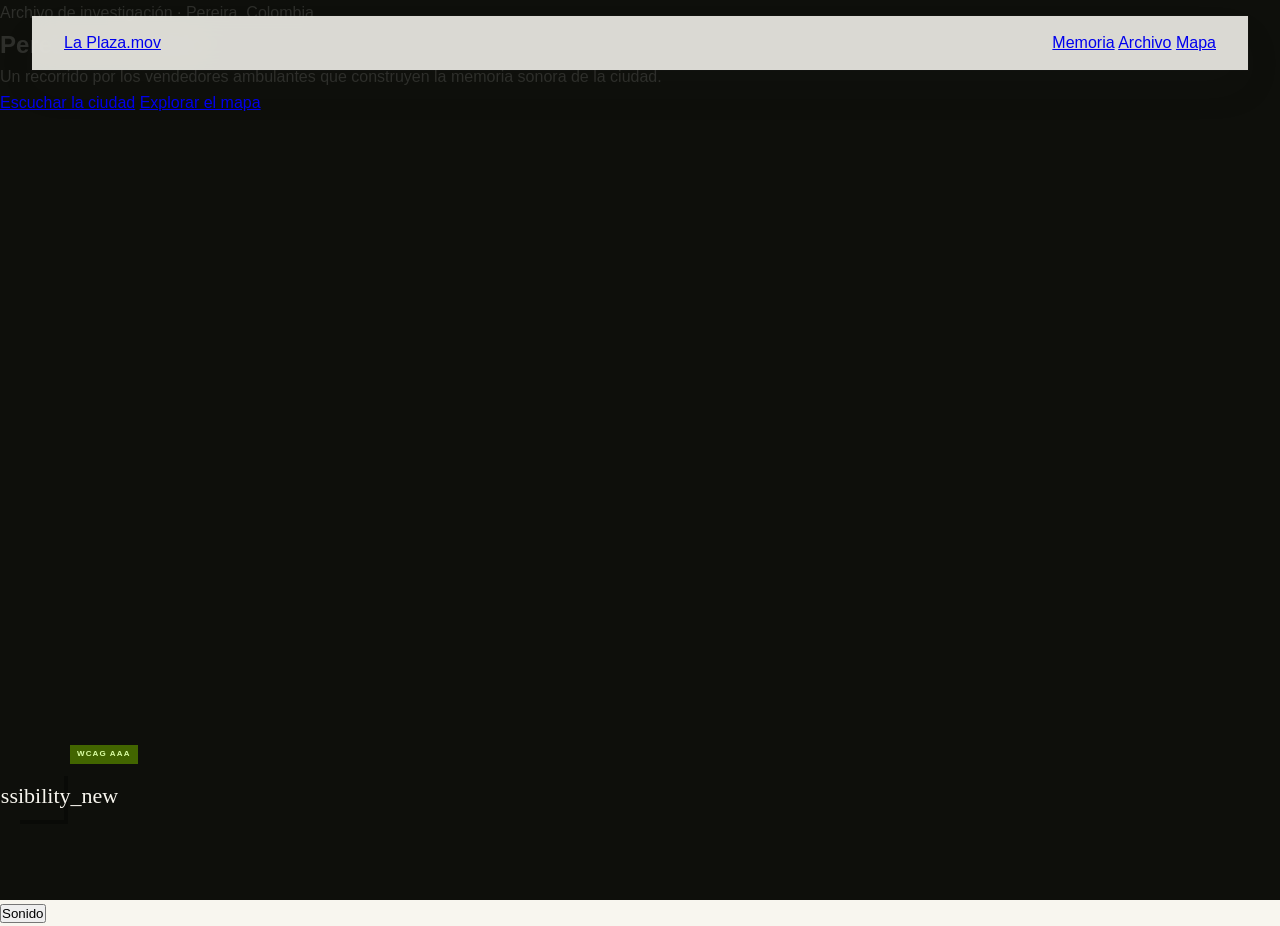
<file: index.html>
<!DOCTYPE html>
<html lang="es">
<head>
  <meta charset="UTF-8">
  <meta name="viewport" content="width=device-width, initial-scale=1.0">
  <title>La Plaza en Movimiento</title>
  <link rel="stylesheet" href="accessibility.css">
  <link rel="stylesheet" href="styles.css">
  <link rel="stylesheet" href="home.css">
</head>
<body>
  <header class="topbar">
    <a href="index.html">La Plaza.mov</a>
    <nav>
      <a href="memoria.html">Memoria</a>
      <a href="archivo.html">Archivo</a>
      <a href="mapa.html">Mapa</a>
    </nav>
  </header>
  <main class="hero">
    <section>
      <p>Archivo de investigación · Pereira, Colombia</p>
      <h1>Pereira en Sonido</h1>
      <p>Un recorrido por los vendedores ambulantes que construyen la memoria sonora de la ciudad.</p>
      <a href="archivo.html">Escuchar la ciudad</a>
      <a href="mapa.html">Explorar el mapa</a>
    </section>
  </main>
  <button id="soundToggle">Sonido</button>
  <script src="accessibility.js"></script>
  <script src="main.js"></script>
</body>
</html>
</file>
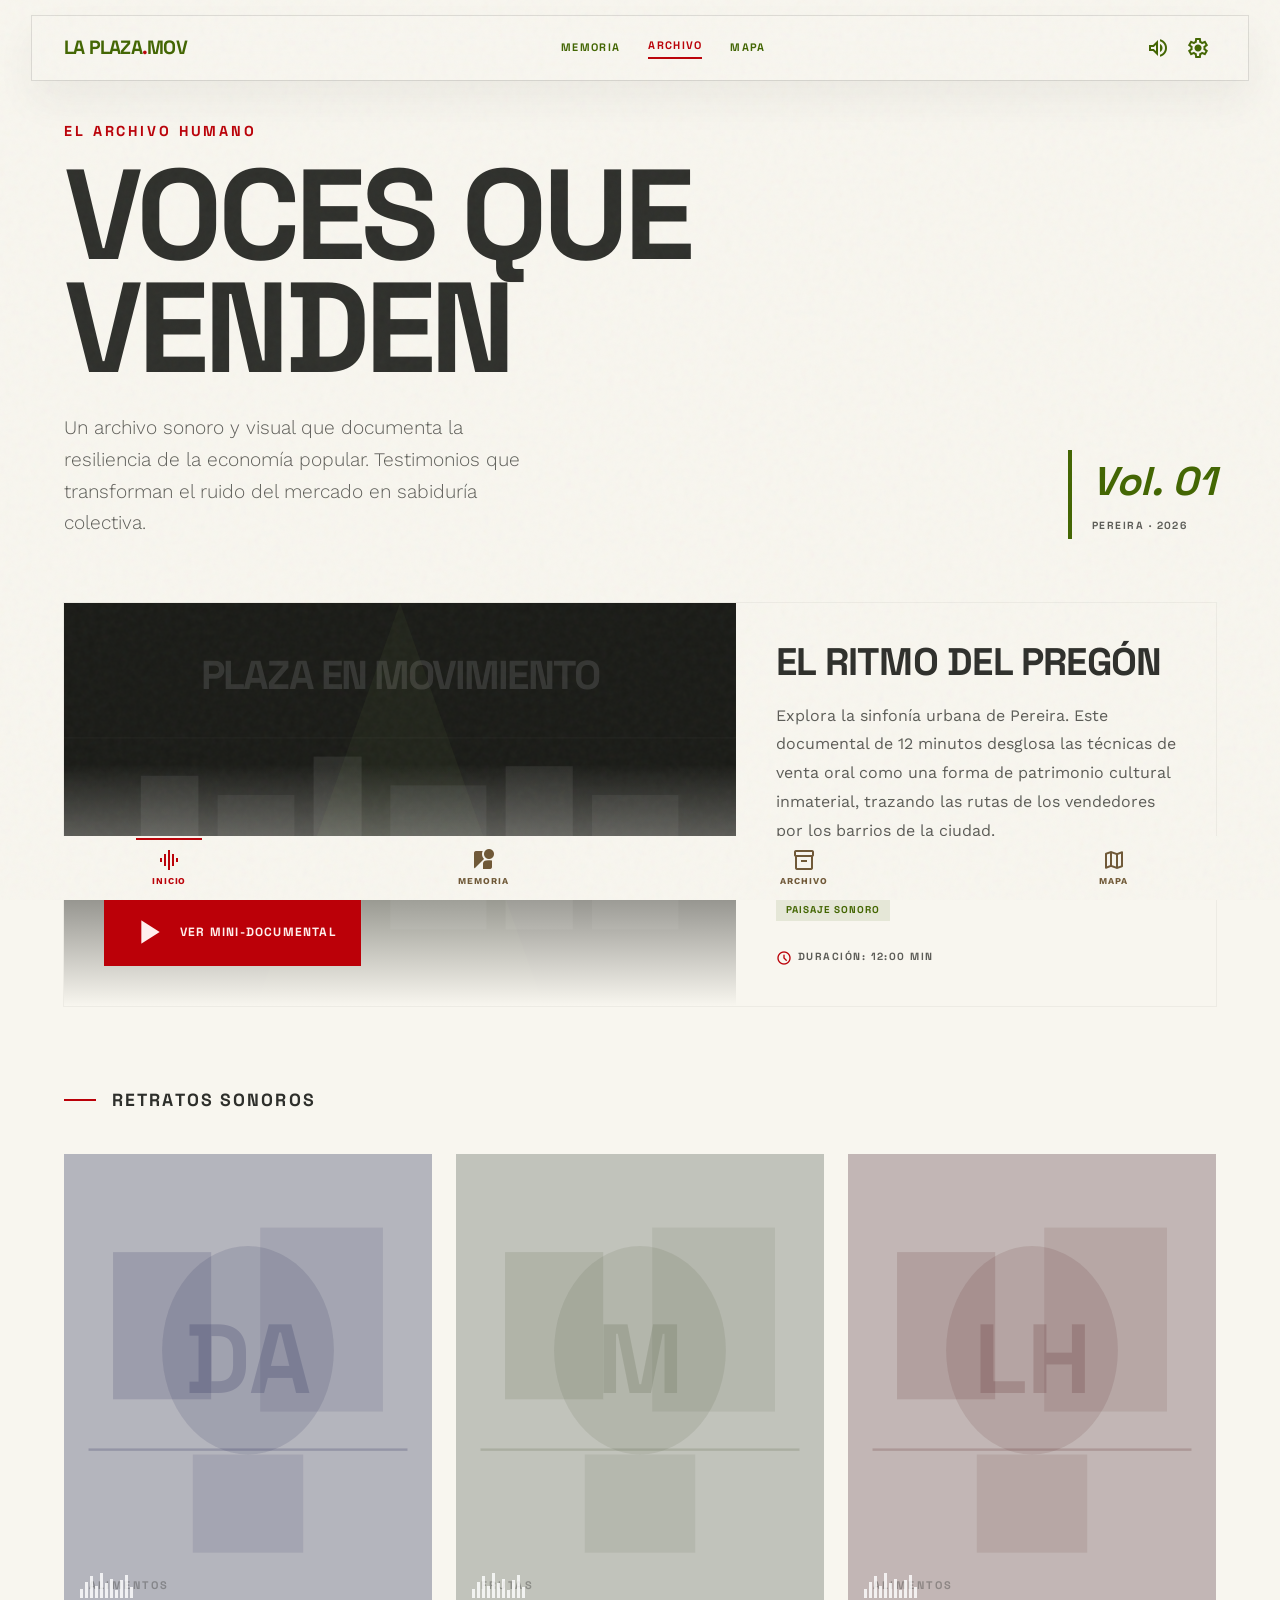
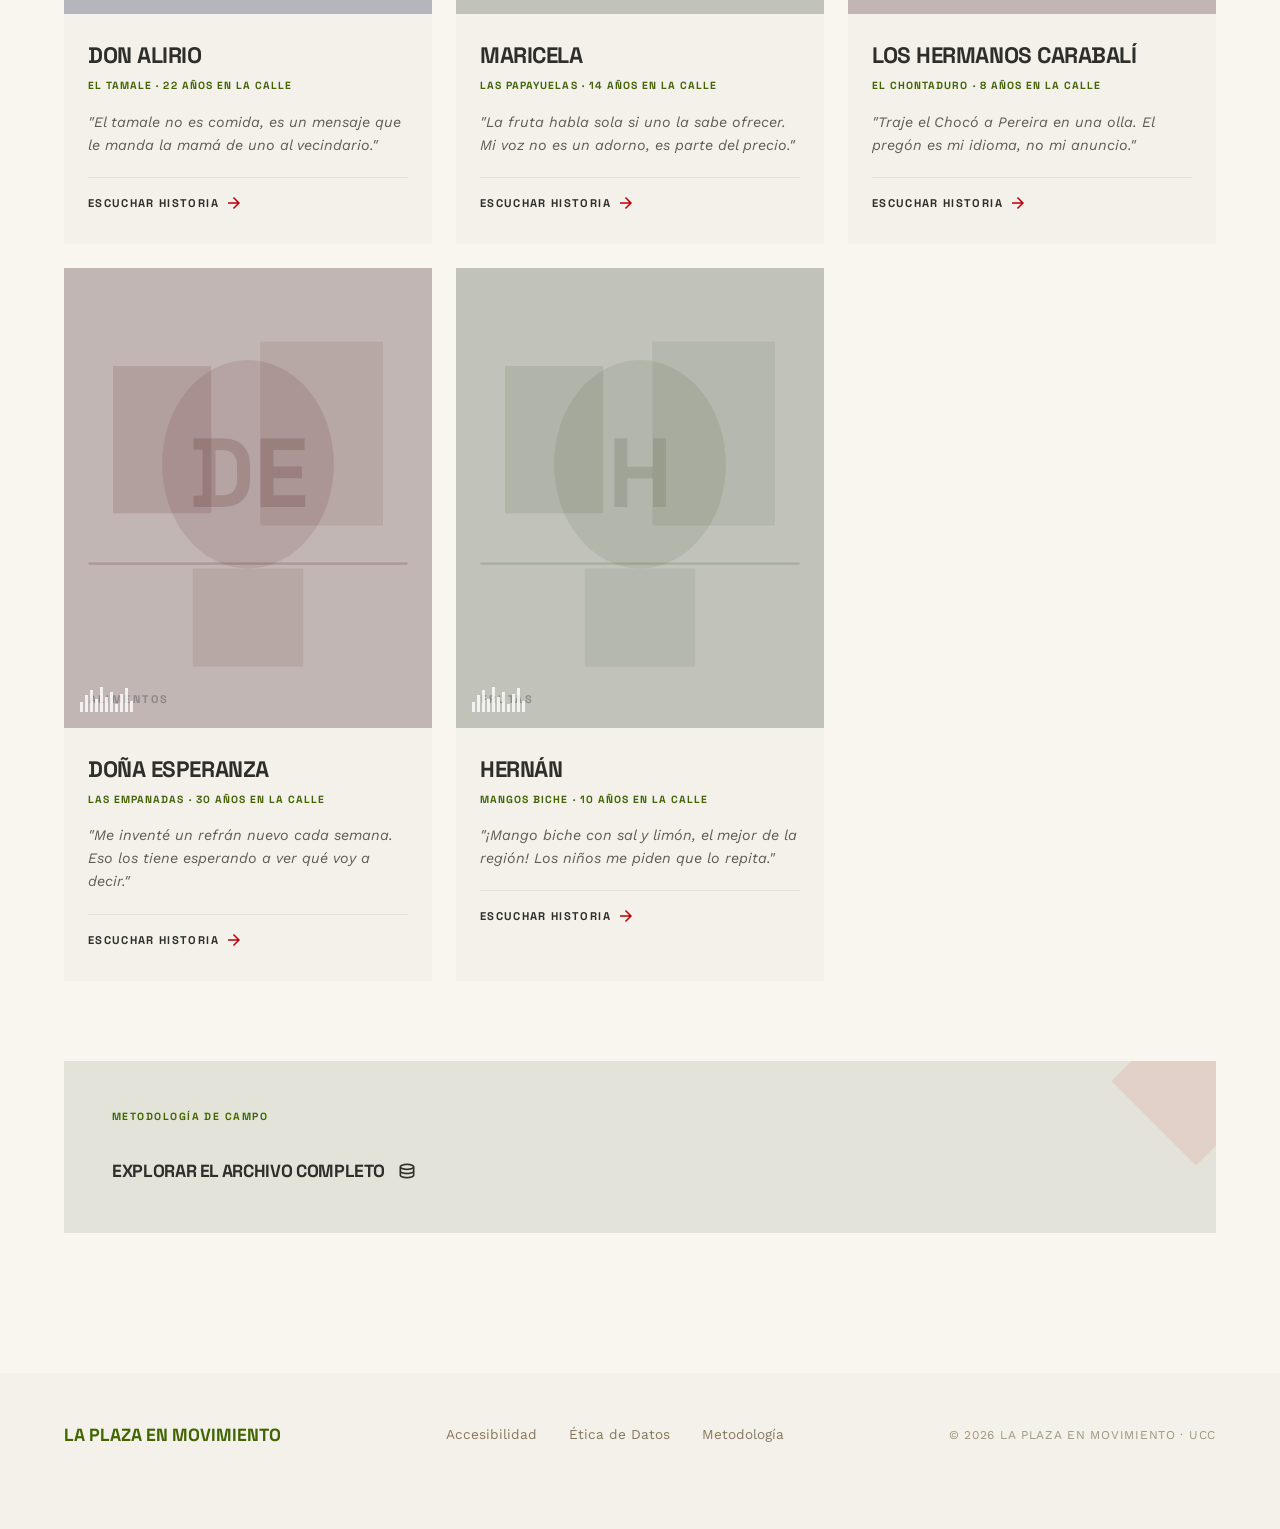
<file: archivo.html>
<!DOCTYPE html>
<html lang="es">
<head>
  <meta charset="utf-8"/>
  <meta name="viewport" content="width=device-width, initial-scale=1.0"/>
  <title>Voces que Venden | La Plaza en Movimiento</title>
  <link href="https://fonts.googleapis.com/css2?family=Space+Grotesk:wght@300;400;500;600;700;800;900&family=Work+Sans:ital,wght@0,100..900;1,100..900&display=swap" rel="stylesheet"/>
  <link href="https://fonts.googleapis.com/css2?family=Material+Symbols+Outlined:wght,FILL@100..700,0..1&display=swap" rel="stylesheet"/>
  <link rel="stylesheet" href="styles.css"/>
  <link rel="stylesheet" href="archivo.css"/>
</head>
<body>
  <div class="grain-overlay"></div>

  <!-- TOP NAV -->
  <header class="topbar">
    <a href="index.html" class="topbar-logo">La Plaza<span class="dot">.</span>mov</a>
    <nav class="topbar-nav">
      <a href="memoria.html">Memoria</a>
      <a href="archivo.html" class="active">Archivo</a>
      <a href="mapa.html">Mapa</a>
    </nav>
    <div class="topbar-controls">
      <button class="icon-btn" id="soundToggle">
        <span class="material-symbols-outlined">volume_up</span>
      </button>
      <button class="icon-btn">
        <span class="material-symbols-outlined">settings</span>
      </button>
    </div>
  </header>

  <main class="arc-main content-max content-pad">
    <!-- HERO -->
    <header class="arc-hero">
      <div class="arc-hero-left">
        <p class="label-tag text-secondary" style="font-size:0.9rem; letter-spacing:0.2em; margin-bottom:16px; display:block;">El Archivo Humano</p>
        <h1 class="display-xl">VOCES QUE<br/>VENDEN</h1>
        <p class="body-lg text-muted anim-fade-up delay-100" style="max-width:480px; margin-top:28px;">
          Un archivo sonoro y visual que documenta la resiliencia de la economía popular. Testimonios que transforman el ruido del mercado en sabiduría colectiva.
        </p>
      </div>
      <div class="arc-vol">
        <span style="font-family:'Space Grotesk',sans-serif; font-weight:900; font-size:2.5rem; font-style:italic; color:var(--primary);">Vol. 01</span>
        <span class="label-tag text-muted" style="font-size:0.65rem; display:block; margin-top:4px;">Pereira · 2026</span>
      </div>
    </header>

    <!-- FEATURED DOCUMENTARY -->
    <section class="arc-featured" data-anim>
      <div class="arc-featured-media">
        <div class="arc-featured-media-inner">
          <!-- Placeholder film still SVG -->
          <svg viewBox="0 0 700 420" xmlns="http://www.w3.org/2000/svg" style="width:100%;height:100%;display:block;">
            <rect width="700" height="420" fill="#1a1b17"/>
            <!-- Film grain lines -->
            <rect x="0" y="140" width="700" height="1" fill="rgba(255,255,255,0.04)"/>
            <rect x="0" y="280" width="700" height="1" fill="rgba(255,255,255,0.04)"/>
            <!-- Market silhouettes -->
            <rect x="80" y="180" width="60" height="160" fill="rgba(255,255,255,0.07)"/>
            <rect x="160" y="200" width="80" height="140" fill="rgba(255,255,255,0.05)"/>
            <rect x="260" y="160" width="50" height="180" fill="rgba(255,255,255,0.08)"/>
            <rect x="340" y="190" width="100" height="150" fill="rgba(255,255,255,0.06)"/>
            <rect x="460" y="170" width="70" height="170" fill="rgba(255,255,255,0.07)"/>
            <rect x="550" y="200" width="90" height="140" fill="rgba(255,255,255,0.05)"/>
            <!-- Light ray -->
            <polygon points="350,0 200,420 500,420" fill="rgba(199,252,121,0.04)"/>
            <!-- Text -->
            <text x="350" y="90" font-family="Space Grotesk,sans-serif" font-weight="900" font-size="42" fill="rgba(255,255,255,0.12)" text-anchor="middle" letter-spacing="-2">PLAZA EN MOVIMIENTO</text>
          </svg>
          <div class="arc-featured-overlay"></div>
          <button class="arc-play-big">
            <span class="material-symbols-outlined icon-fill" style="font-size:40px;">play_arrow</span>
            Ver Mini-Documental
          </button>
        </div>
      </div>
      <div class="arc-featured-info">
        <h2 class="display-md" style="margin-bottom:20px;">El Ritmo del Pregón</h2>
        <p class="body-text text-muted" style="margin-bottom:24px; line-height:1.8;">
          Explora la sinfonía urbana de Pereira. Este documental de 12 minutos desglosa las técnicas de venta oral como una forma de patrimonio cultural inmaterial, trazando las rutas de los vendedores por los barrios de la ciudad.
        </p>
        <div class="arc-tags">
          <span class="chip chip-green-soft">Sociología</span>
          <span class="chip chip-green-soft">Tradición Oral</span>
          <span class="chip chip-green-soft">Economía Popular</span>
          <span class="chip chip-green-soft">Paisaje Sonoro</span>
        </div>
        <div class="arc-duration">
          <span class="material-symbols-outlined" style="font-size:16px; color:var(--secondary);">schedule</span>
          <span class="label-tag" style="font-size:0.65rem; color:var(--on-surface-variant);">Duración: 12:00 min</span>
        </div>
      </div>
    </section>

    <!-- VENDOR GRID -->
    <div class="divider-label" style="margin-top:80px; margin-bottom:40px;">
      <div class="divider-line"></div>
      <h3 class="headline" style="letter-spacing:0.12em;">Retratos Sonoros</h3>
    </div>

    <div class="arc-grid" id="vendorGrid">
      <!-- Cards rendered by JS -->
    </div>

    <!-- METHODOLOGY CTA -->
    <section class="arc-cta" data-anim>
      <div class="arc-cta-deco"></div>
      <div class="arc-cta-inner">
        <span class="label-tag text-primary" style="margin-bottom:16px; display:block;">Metodología de Campo</span>
        <p class="body-lg" style="max-width:580px; margin-bottom:32px;">
           <span class="text-secondary" style="font-weight:900;"> </span> 
        </p>
        <a href="#" class="arc-cta-link">
          Explorar el Archivo Completo
          <span class="material-symbols-outlined" style="font-size:20px;">database</span>
        </a>
      </div>
    </section>
  </main>

  <!-- MINI PLAYER (floating) -->
  <div class="mini-player" id="miniPlayer" style="opacity:0; pointer-events:none;">
    <div class="mini-player-inner">
      <div class="mini-player-info">
        <p class="label-tag text-primary" style="font-size:0.6rem; line-height:1;">Reproduciendo</p>
        <p class="body-text" style="font-size:0.82rem; font-weight:600; max-width:160px; overflow:hidden; text-overflow:ellipsis; white-space:nowrap;" id="miniPlayerTitle">—</p>
      </div>
      <div class="mini-player-bar" id="miniPlayerBar">
        <div class="mini-bar-fill" id="miniBarFill"></div>
      </div>
      <div style="display:flex; justify-content:space-between; align-items:center; margin-top:6px; margin-bottom:4px;">
        <span style="font-size:8px; font-weight:700; font-family:'Space Grotesk',sans-serif;" id="miniCurrentTime">0:00</span>
        <span style="font-size:8px; font-weight:700; font-family:'Space Grotesk',sans-serif; opacity:0.4;" id="miniTotalTime">—:—</span>
      </div>
      <div style="display:flex; justify-content:space-between; align-items:center; margin-top:4px;">
        <div style="display:flex; gap:8px; align-items:center;">
          <button class="icon-btn" style="width:24px;height:24px;" id="miniPrev">
            <span class="material-symbols-outlined" style="font-size:16px;">skip_previous</span>
          </button>
          <button class="icon-btn" style="width:28px;height:28px; background:var(--secondary); color:white;" id="miniPlayBtn">
            <span class="material-symbols-outlined icon-fill" style="font-size:18px;" id="miniPlayIcon">play_arrow</span>
          </button>
          <button class="icon-btn" style="width:24px;height:24px;" id="miniNext">
            <span class="material-symbols-outlined" style="font-size:16px;">skip_next</span>
          </button>
        </div>
        <div style="display:flex; gap:2px; align-items:flex-end; height:16px; color:var(--secondary);">
          <div style="width:3px; height:35%; background:currentColor;"></div>
          <div style="width:3px; height:100%; background:currentColor;"></div>
          <div style="width:3px; height:60%; background:currentColor;"></div>
        </div>
      </div>
    </div>
    <button class="mini-close" id="miniClose">
      <span class="material-symbols-outlined" style="font-size:16px;">close</span>
    </button>
  </div>

  <!-- FOOTER -->
  <footer class="site-footer" style="padding-bottom:80px;">
    <div class="content-max" style="display:flex; justify-content:space-between; align-items:center; flex-wrap:wrap; gap:24px;">
      <div class="footer-logo">La Plaza en Movimiento</div>
      <div class="footer-links">
        <a href="#">Accesibilidad</a>
        <a href="#">Ética de Datos</a>
        <a href="#">Metodología</a>
      </div>
      <div class="footer-copy">© 2026 La Plaza en Movimiento · UCC</div>
    </div>
  </footer>

  <!-- BOTTOM NAV -->
  <nav class="bottomnav">
    <a href="index.html" class="nav-btn active">
      <span class="material-symbols-outlined icon-fill">graphic_eq</span>
      <span class="nav-label">Inicio</span>
    </a>
    <a href="memoria.html" class="nav-btn">
      <span class="material-symbols-outlined">streetview</span>
      <span class="nav-label">Memoria</span>
    </a>
    <a href="archivo.html" class="nav-btn">
      <span class="material-symbols-outlined">inventory_2</span>
      <span class="nav-label">Archivo</span>
    </a>
    <a href="mapa.html" class="nav-btn">
      <span class="material-symbols-outlined">map</span>
      <span class="nav-label">Mapa</span>
    </a>
  </nav>

  <script src="main.js"></script>
  <script src="archivo.js"></script>
</body>
</html>
</file>
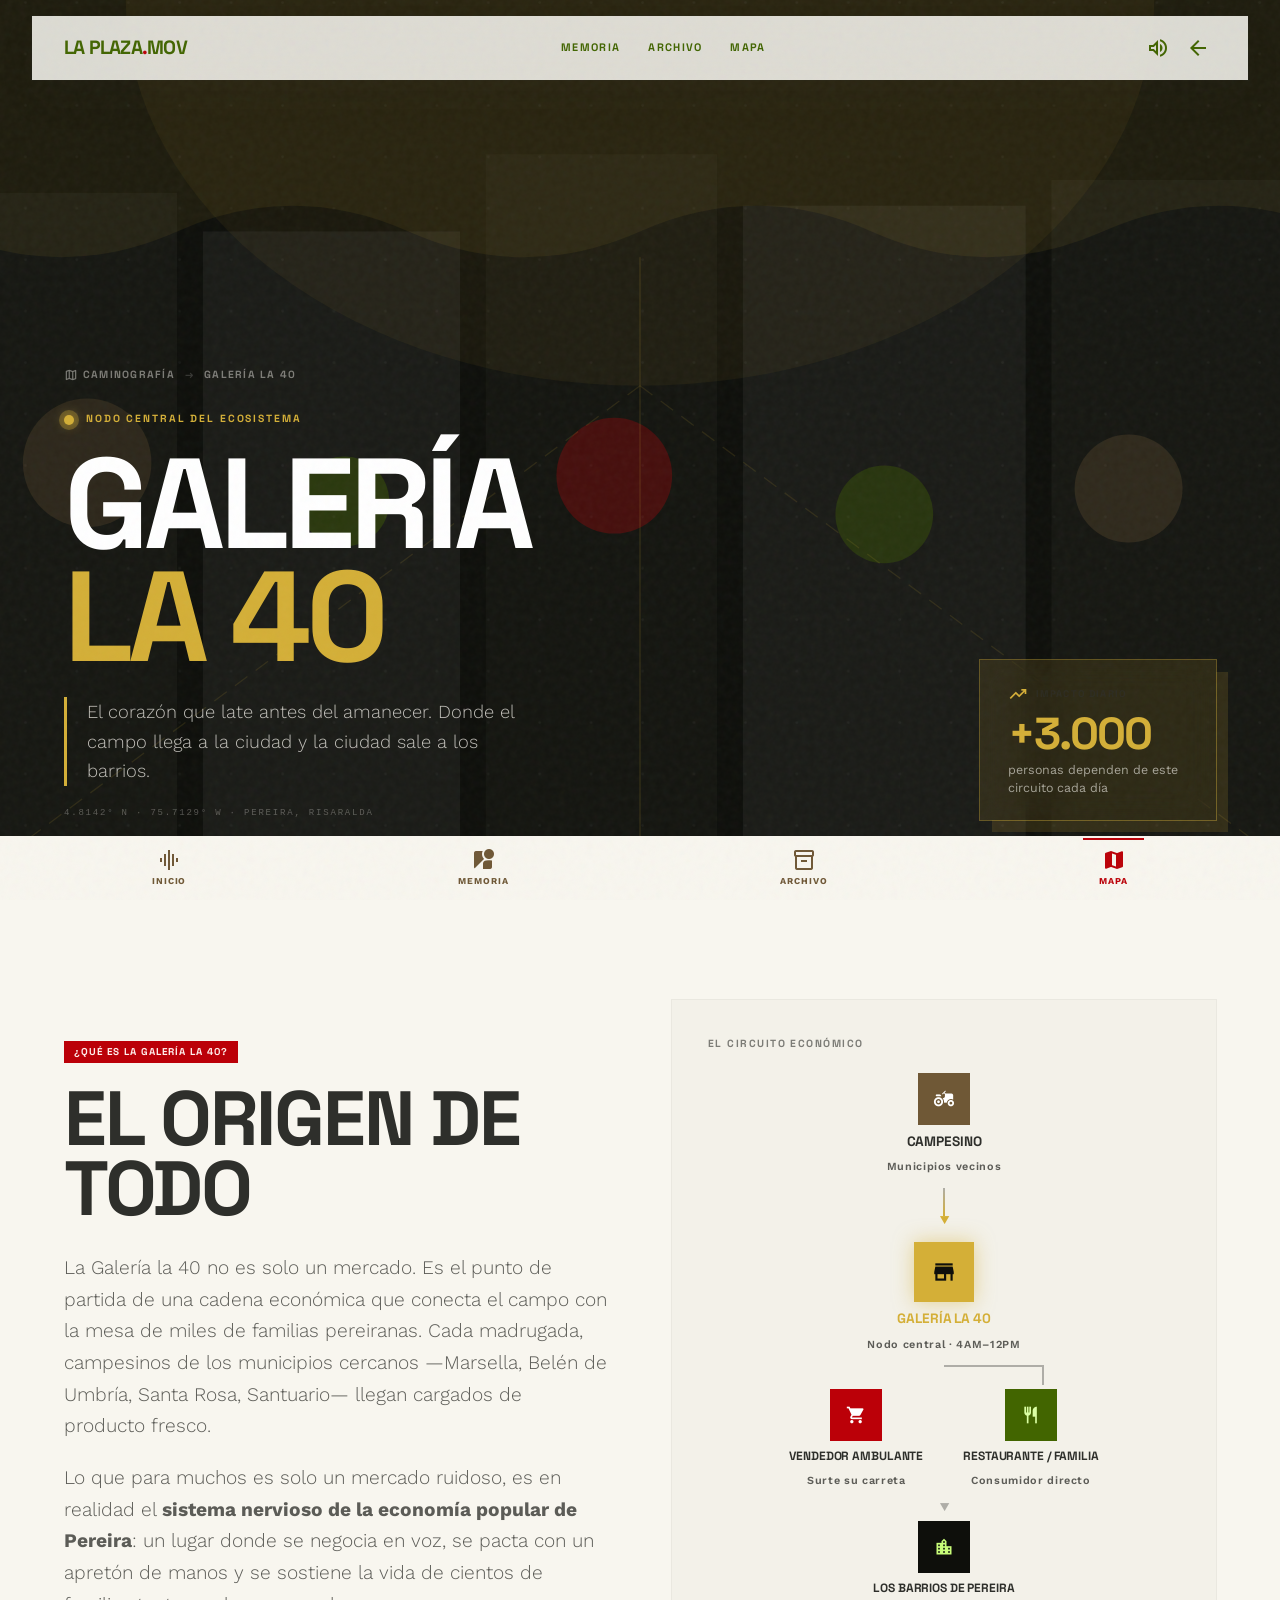
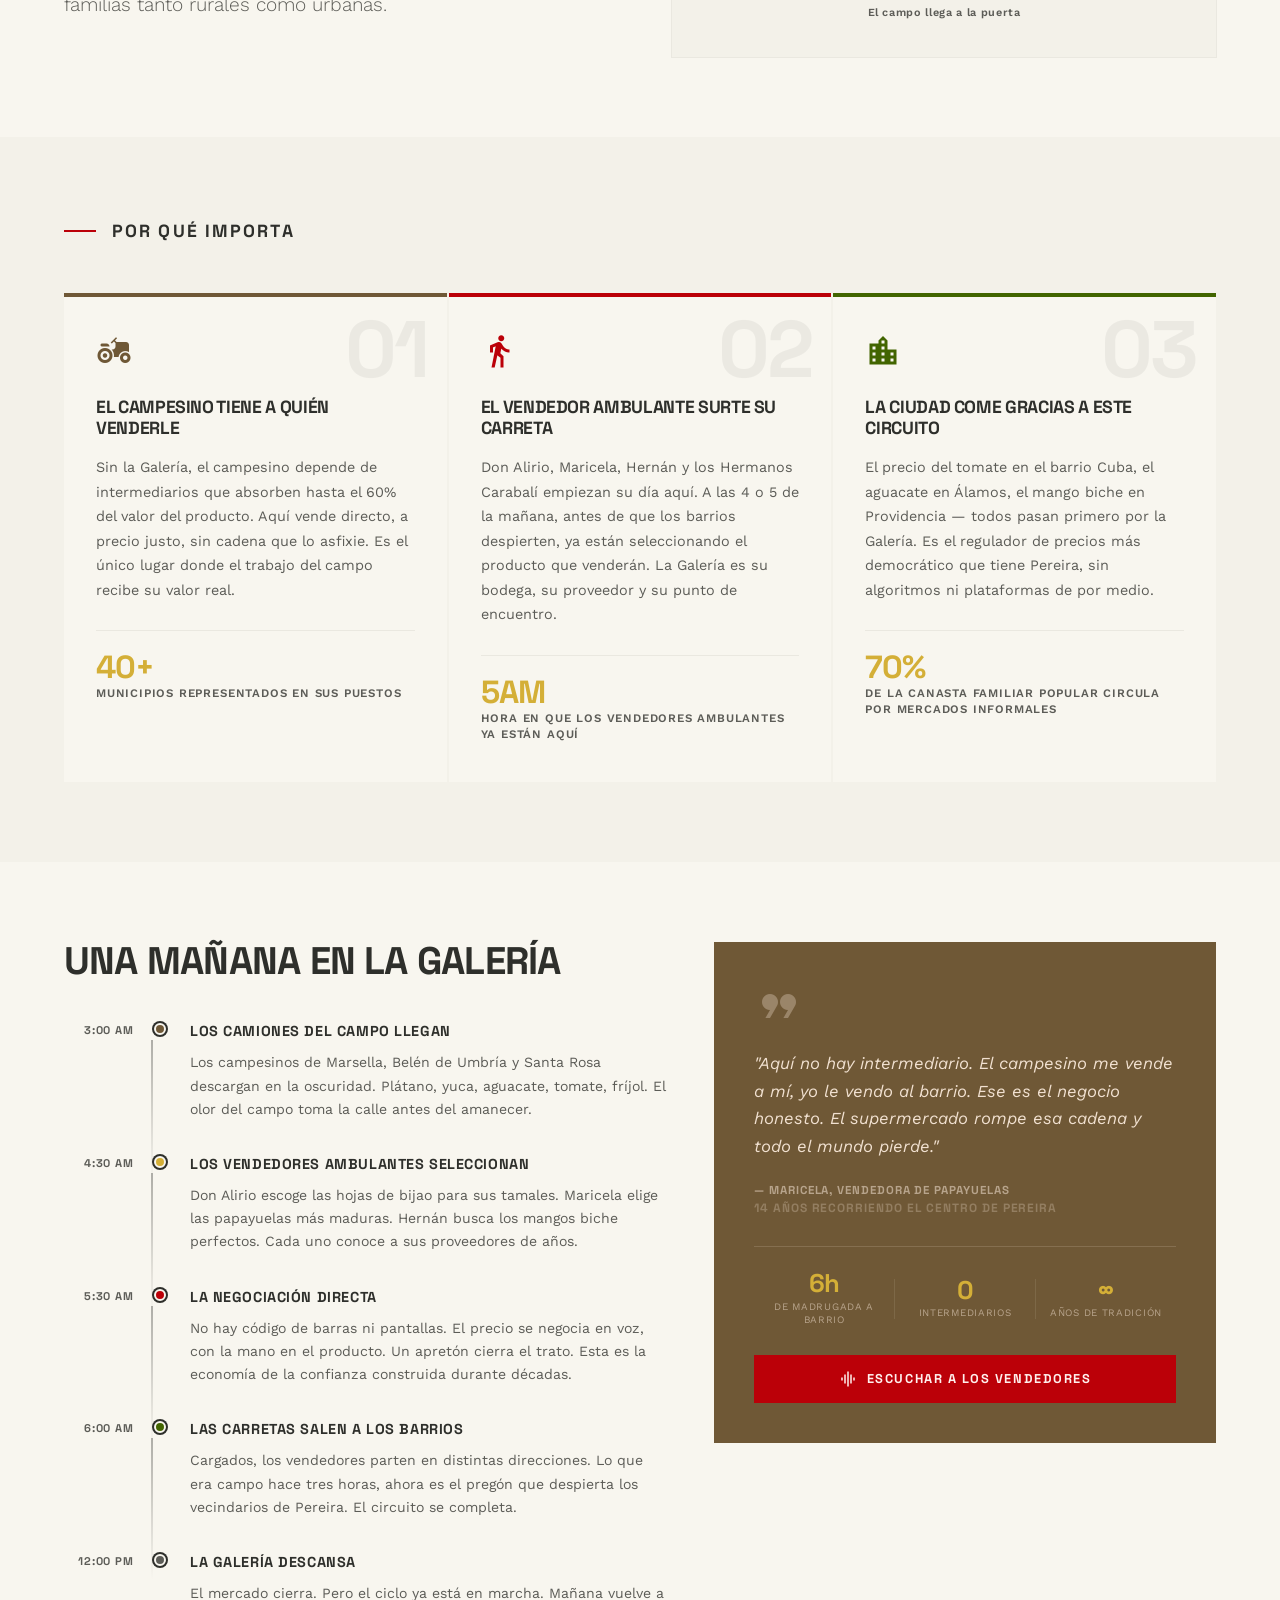
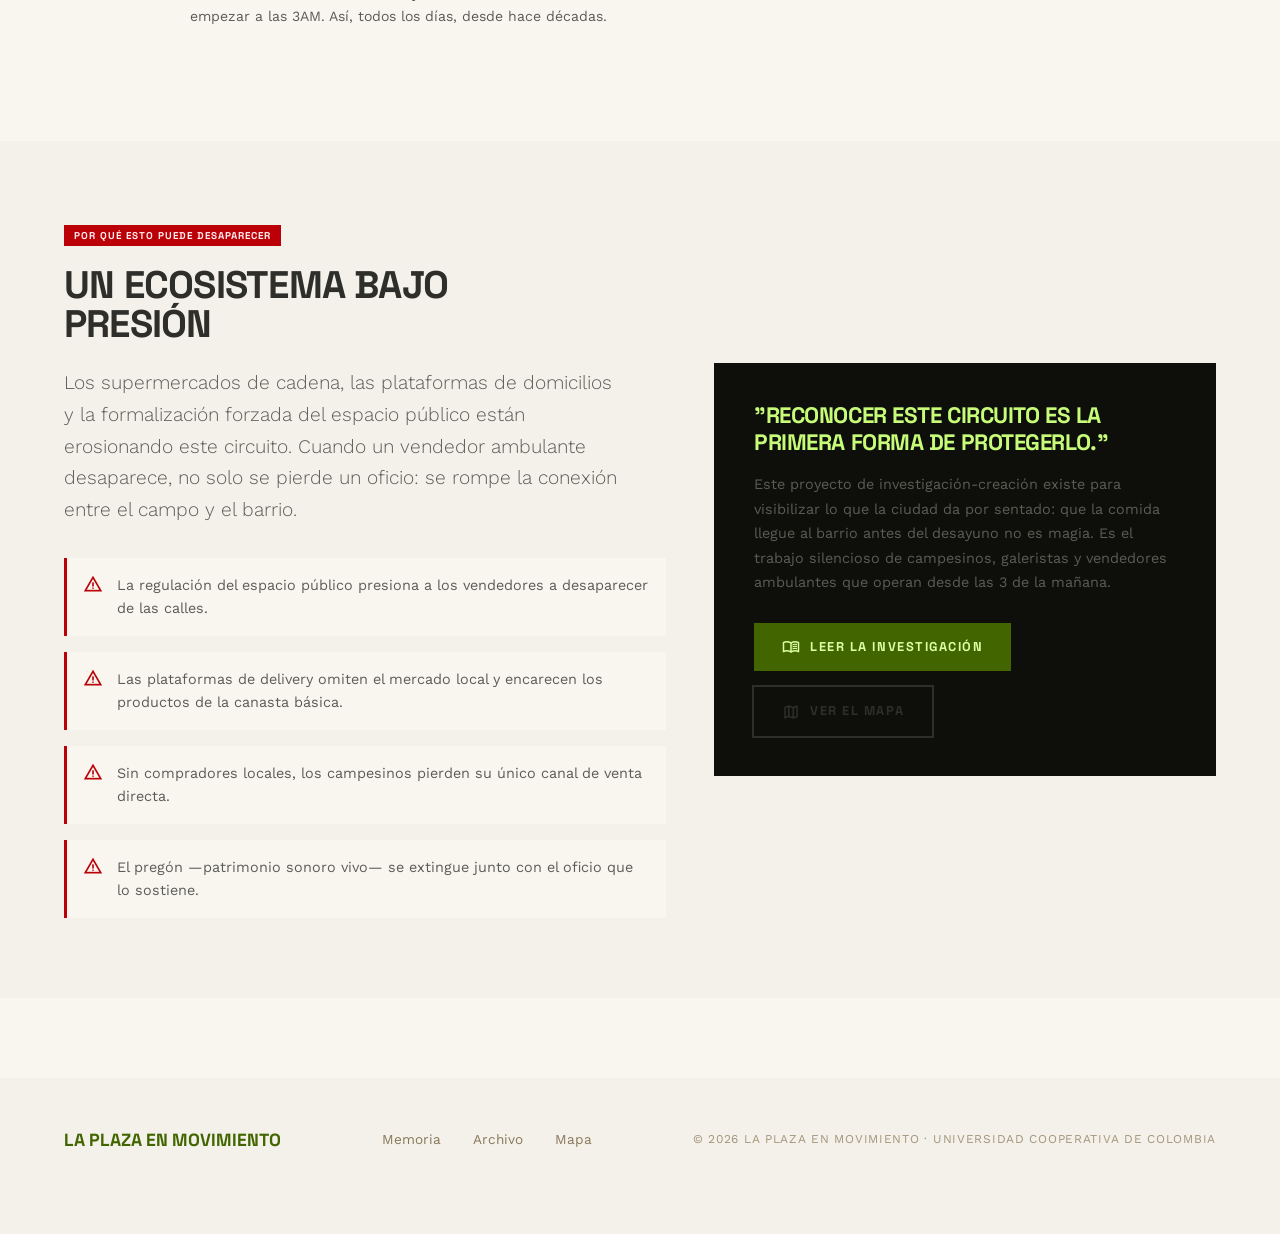
<file: galeria.html>
<!DOCTYPE html>
<html lang="es">
<head>
  <meta charset="utf-8"/>
  <meta name="viewport" content="width=device-width, initial-scale=1.0"/>
  <title>Galería la 40 | La Plaza en Movimiento</title>
  <link href="https://fonts.googleapis.com/css2?family=Space+Grotesk:wght@300;400;500;600;700;800;900&family=Work+Sans:ital,wght@0,100..900;1,100..900&display=swap" rel="stylesheet"/>
  <link href="https://fonts.googleapis.com/css2?family=Material+Symbols+Outlined:wght,FILL@100..700,0..1&display=swap" rel="stylesheet"/>
  <link rel="stylesheet" href="styles.css"/>
  <link rel="stylesheet" href="galeria.css"/>
</head>
<body>
  <div class="grain-overlay"></div>

  <!-- TOP NAV -->
  <header class="topbar">
    <a href="index.html" class="topbar-logo">La Plaza<span class="dot">.</span>mov</a>
    <nav class="topbar-nav">
      <a href="memoria.html">Memoria</a>
      <a href="archivo.html">Archivo</a>
      <a href="mapa.html">Mapa</a>
    </nav>
    <div class="topbar-controls">
      <button class="icon-btn" id="soundToggle">
        <span class="material-symbols-outlined">volume_up</span>
      </button>
      <button class="icon-btn" onclick="history.back()">
        <span class="material-symbols-outlined">arrow_back</span>
      </button>
    </div>
  </header>

  <!-- HERO FULL BLEED -->
  <section class="gal-hero">
    <div class="gal-hero-bg">
      <!-- SVG abstracto del mercado -->
      <svg viewBox="0 0 1440 700" xmlns="http://www.w3.org/2000/svg" preserveAspectRatio="xMidYMid slice" style="width:100%;height:100%;">
        <rect width="1440" height="700" fill="#0e0f0b"/>
        <!-- Estructura de puestos de mercado -->
        <rect x="0"   y="200" width="180" height="500" fill="#1a1b17"/>
        <rect x="200" y="150" width="160" height="550" fill="#161712"/>
        <rect x="380" y="180" width="200" height="520" fill="#1a1b17"/>
        <rect x="600" y="120" width="180" height="580" fill="#141510"/>
        <rect x="800" y="160" width="220" height="540" fill="#1a1b17"/>
        <rect x="1040" y="140" width="180" height="560" fill="#161712"/>
        <rect x="1240" y="170" width="200" height="530" fill="#1a1b17"/>
        <!-- Techo corrugado -->
        <path d="M0,180 Q90,140 180,180 Q270,220 360,180 Q450,140 540,180 Q630,220 720,180 Q810,140 900,180 Q990,220 1080,180 Q1170,140 1260,180 Q1350,220 1440,180 L1440,0 L0,0 Z" fill="#d4af37" opacity="0.08"/>
        <!-- Luz cenital -->
        <ellipse cx="720" cy="0" rx="400" ry="300" fill="rgba(212,175,55,0.06)"/>
        <!-- Productos: círculos de colores (frutas, verduras) -->
        <circle cx="90"  cy="380" r="40" fill="#426500" opacity="0.35"/>
        <circle cx="160" cy="400" r="30" fill="#bb0008" opacity="0.3"/>
        <circle cx="290" cy="360" r="50" fill="#6f5836" opacity="0.25"/>
        <circle cx="490" cy="390" r="35" fill="#426500" opacity="0.4"/>
        <circle cx="700" cy="370" r="45" fill="#bb0008" opacity="0.3"/>
        <circle cx="910" cy="400" r="38" fill="#426500" opacity="0.35"/>
        <circle cx="1100" cy="380" r="42" fill="#6f5836" opacity="0.28"/>
        <circle cx="1320" cy="390" r="36" fill="#bb0008" opacity="0.3"/>
        <!-- Líneas de flujo (caminos dentro del mercado) -->
        <line x1="180" y1="700" x2="720" y2="300" stroke="#d4af37" stroke-width="1" opacity="0.12" stroke-dasharray="12,8"/>
        <line x1="1260" y1="700" x2="720" y2="300" stroke="#d4af37" stroke-width="1" opacity="0.12" stroke-dasharray="12,8"/>
        <line x1="720" y1="700" x2="720" y2="200" stroke="#d4af37" stroke-width="1.5" opacity="0.1"/>
        <!-- Grid de puntos -->
        <pattern id="gdots" x="0" y="0" width="40" height="40" patternUnits="userSpaceOnUse">
          <circle cx="2" cy="2" r="1" fill="rgba(255,255,255,0.04)"/>
        </pattern>
        <rect width="1440" height="700" fill="url(#gdots)"/>
      </svg>
    </div>

    <div class="gal-hero-content">
      <!-- Breadcrumb -->
      <div class="gal-breadcrumb">
        <a href="mapa.html" class="gal-breadcrumb-link">
          <span class="material-symbols-outlined" style="font-size:14px;">map</span>
          Caminografía
        </a>
        <span style="opacity:0.4;">→</span>
        <span>Galería la 40</span>
      </div>

      <div class="gal-hero-badge">
        <div class="gold-pulse-ring"></div>
        <div class="gold-dot"></div>
        <span class="label-tag" style="color:#d4af37; font-size:0.65rem; letter-spacing:0.18em;">Nodo central del ecosistema</span>
      </div>

      <h1 class="gal-hero-title">
        Galería<br/>
        <span class="gal-title-gold">la 40</span>
      </h1>

      <p class="gal-hero-sub">
        El corazón que late antes del amanecer. Donde el campo llega a la ciudad y la ciudad sale a los barrios.
      </p>

      <div class="gal-hero-coords">
        4.8142° N · 75.7129° W · Pereira, Risaralda
      </div>
    </div>

    <!-- Dato destacado flotante -->
    <div class="gal-stat-card">
      <div class="gal-stat-card-row">
        <span class="material-symbols-outlined icon-fill" style="color:#d4af37; font-size:20px;">trending_up</span>
        <span class="label-tag" style="font-size:0.6rem; opacity:0.6;">Impacto diario</span>
      </div>
      <div class="gal-stat-card-num">+3.000</div>
      <div class="gal-stat-card-label">personas dependen de este circuito cada día</div>
    </div>
  </section>

  <!-- INTRO SECTION -->
  <section class="gal-intro content-max content-pad">
    <div class="gal-intro-grid">
      <div class="gal-intro-text" data-anim>
        <span class="chip chip-secondary" style="margin-bottom:20px; display:inline-block;">¿Qué es la Galería la 40?</span>
        <h2 class="display-lg" style="margin-bottom:28px;">El origen de todo</h2>
        <p class="body-lg text-muted" style="margin-bottom:20px;">
          La Galería la 40 no es solo un mercado. Es el punto de partida de una cadena económica que conecta el campo con la mesa de miles de familias pereiranas. Cada madrugada, campesinos de los municipios cercanos —Marsella, Belén de Umbría, Santa Rosa, Santuario— llegan cargados de producto fresco.
        </p>
        <p class="body-lg text-muted">
          Lo que para muchos es solo un mercado ruidoso, es en realidad el <strong>sistema nervioso de la economía popular de Pereira</strong>: un lugar donde se negocia en voz, se pacta con un apretón de manos y se sostiene la vida de cientos de familias tanto rurales como urbanas.
        </p>
      </div>

      <!-- Diagrama de flujo del ecosistema -->
      <div class="gal-flow-diagram" data-anim>
        <div class="flow-title label-tag" style="font-size:0.65rem; letter-spacing:0.14em; opacity:0.6; margin-bottom:20px; display:block;">El circuito económico</div>
        <div class="flow-nodes">

          <div class="flow-node flow-node-top">
            <div class="flow-icon" style="background:var(--tertiary);">
              <span class="material-symbols-outlined icon-fill" style="color:white; font-size:22px;">agriculture</span>
            </div>
            <div class="flow-node-label">Campesino</div>
            <div class="flow-node-sub">Municipios vecinos</div>
          </div>

          <div class="flow-arrow-down">
            <div class="flow-arrow-line"></div>
            <div class="flow-arrow-tip">▼</div>
          </div>

          <div class="flow-node flow-node-center">
            <div class="flow-icon flow-icon-gold">
              <span class="material-symbols-outlined icon-fill" style="color:#0e0f0b; font-size:26px;">store</span>
            </div>
            <div class="flow-node-label" style="color:#d4af37;">Galería la 40</div>
            <div class="flow-node-sub">Nodo central · 4AM–12PM</div>
          </div>

          <div class="flow-split">
            <div class="flow-split-line-left"></div>
            <div class="flow-split-line-right"></div>
          </div>

          <div class="flow-bottom-row">
            <div class="flow-node flow-node-bottom">
              <div class="flow-icon" style="background:var(--secondary);">
                <span class="material-symbols-outlined icon-fill" style="color:white; font-size:20px;">shopping_cart</span>
              </div>
              <div class="flow-node-label" style="font-size:0.75rem;">Vendedor Ambulante</div>
              <div class="flow-node-sub">Surte su carreta</div>
            </div>

            <div class="flow-node flow-node-bottom">
              <div class="flow-icon" style="background:var(--primary);">
                <span class="material-symbols-outlined icon-fill" style="color:var(--on-primary); font-size:20px;">restaurant</span>
              </div>
              <div class="flow-node-label" style="font-size:0.75rem;">Restaurante / Familia</div>
              <div class="flow-node-sub">Consumidor directo</div>
            </div>
          </div>

          <div class="flow-final-arrow">▼</div>

          <div class="flow-node flow-node-final">
            <div class="flow-icon" style="background:var(--inverse-surface);">
              <span class="material-symbols-outlined icon-fill" style="color:var(--primary-container); font-size:20px;">location_city</span>
            </div>
            <div class="flow-node-label" style="font-size:0.75rem;">Los barrios de Pereira</div>
            <div class="flow-node-sub">El campo llega a la puerta</div>
          </div>
        </div>
      </div>
    </div>
  </section>

  <!-- TRES PILARES -->
  <section class="gal-pillars" data-anim>
    <div class="content-max content-pad">
      <div class="divider-label" style="margin-bottom:48px;">
        <div class="divider-line"></div>
        <h3 class="headline" style="letter-spacing:0.12em;">Por qué importa</h3>
      </div>

      <div class="pillars-grid">

        <div class="pillar-card pillar-campo">
          <div class="pillar-num">01</div>
          <div class="pillar-icon">
            <span class="material-symbols-outlined icon-fill" style="font-size:36px; color:var(--tertiary);">agriculture</span>
          </div>
          <h3 class="pillar-title">El campesino tiene a quién venderle</h3>
          <p class="pillar-body">
            Sin la Galería, el campesino depende de intermediarios que absorben hasta el 60% del valor del producto. Aquí vende directo, a precio justo, sin cadena que lo asfixie. Es el único lugar donde el trabajo del campo recibe su valor real.
          </p>
          <div class="pillar-dato">
            <span class="pillar-dato-num">40+</span>
            <span class="pillar-dato-label">municipios representados en sus puestos</span>
          </div>
        </div>

        <div class="pillar-card pillar-vendedor">
          <div class="pillar-num">02</div>
          <div class="pillar-icon">
            <span class="material-symbols-outlined icon-fill" style="font-size:36px; color:var(--secondary);">directions_walk</span>
          </div>
          <h3 class="pillar-title">El vendedor ambulante surte su carreta</h3>
          <p class="pillar-body">
            Don Alirio, Maricela, Hernán y los Hermanos Carabalí empiezan su día aquí. A las 4 o 5 de la mañana, antes de que los barrios despierten, ya están seleccionando el producto que venderán. La Galería es su bodega, su proveedor y su punto de encuentro.
          </p>
          <div class="pillar-dato">
            <span class="pillar-dato-num">5AM</span>
            <span class="pillar-dato-label">hora en que los vendedores ambulantes ya están aquí</span>
          </div>
        </div>

        <div class="pillar-card pillar-ciudad">
          <div class="pillar-num">03</div>
          <div class="pillar-icon">
            <span class="material-symbols-outlined icon-fill" style="font-size:36px; color:var(--primary);">location_city</span>
          </div>
          <h3 class="pillar-title">La ciudad come gracias a este circuito</h3>
          <p class="pillar-body">
            El precio del tomate en el barrio Cuba, el aguacate en Álamos, el mango biche en Providencia — todos pasan primero por la Galería. Es el regulador de precios más democrático que tiene Pereira, sin algoritmos ni plataformas de por medio.
          </p>
          <div class="pillar-dato">
            <span class="pillar-dato-num">70%</span>
            <span class="pillar-dato-label">de la canasta familiar popular circula por mercados informales</span>
          </div>
        </div>

      </div>
    </div>
  </section>

  <!-- NARRATIVA: UNA MAÑANA TÍPICA -->
  <section class="gal-morning content-max content-pad" data-anim>
    <div class="gal-morning-grid">
      <!-- Timeline -->
      <div class="morning-timeline">
        <h2 class="display-md" style="margin-bottom:40px;">Una mañana en la Galería</h2>

        <div class="timeline-item">
          <div class="timeline-time">3:00 AM</div>
          <div class="timeline-dot" style="background:var(--tertiary);"></div>
          <div class="timeline-content">
            <h4 class="timeline-title">Los camiones del campo llegan</h4>
            <p class="timeline-body">Los campesinos de Marsella, Belén de Umbría y Santa Rosa descargan en la oscuridad. Plátano, yuca, aguacate, tomate, fríjol. El olor del campo toma la calle antes del amanecer.</p>
          </div>
        </div>

        <div class="timeline-item">
          <div class="timeline-time">4:30 AM</div>
          <div class="timeline-dot" style="background:#d4af37;"></div>
          <div class="timeline-content">
            <h4 class="timeline-title">Los vendedores ambulantes seleccionan</h4>
            <p class="timeline-body">Don Alirio escoge las hojas de bijao para sus tamales. Maricela elige las papayuelas más maduras. Hernán busca los mangos biche perfectos. Cada uno conoce a sus proveedores de años.</p>
          </div>
        </div>

        <div class="timeline-item">
          <div class="timeline-time">5:30 AM</div>
          <div class="timeline-dot" style="background:var(--secondary);"></div>
          <div class="timeline-content">
            <h4 class="timeline-title">La negociación directa</h4>
            <p class="timeline-body">No hay código de barras ni pantallas. El precio se negocia en voz, con la mano en el producto. Un apretón cierra el trato. Esta es la economía de la confianza construida durante décadas.</p>
          </div>
        </div>

        <div class="timeline-item">
          <div class="timeline-time">6:00 AM</div>
          <div class="timeline-dot" style="background:var(--primary);"></div>
          <div class="timeline-content">
            <h4 class="timeline-title">Las carretas salen a los barrios</h4>
            <p class="timeline-body">Cargados, los vendedores parten en distintas direcciones. Lo que era campo hace tres horas, ahora es el pregón que despierta los vecindarios de Pereira. El circuito se completa.</p>
          </div>
        </div>

        <div class="timeline-item">
          <div class="timeline-time">12:00 PM</div>
          <div class="timeline-dot" style="background:var(--on-surface-variant);"></div>
          <div class="timeline-content">
            <h4 class="timeline-title">La Galería descansa</h4>
            <p class="timeline-body">El mercado cierra. Pero el ciclo ya está en marcha. Mañana vuelve a empezar a las 3AM. Así, todos los días, desde hace décadas.</p>
          </div>
        </div>
      </div>

      <!-- Quote callout -->
      <div class="morning-callout bg-wood">
        <span class="material-symbols-outlined icon-fill" style="font-size:48px; color:rgba(255,240,225,0.3); margin-bottom:20px; display:block;">format_quote</span>
        <blockquote class="morning-quote">
          "Aquí no hay intermediario. El campesino me vende a mí, yo le vendo al barrio. Ese es el negocio honesto. El supermercado rompe esa cadena y todo el mundo pierde."
        </blockquote>
        <div class="morning-quote-attr">
          — Maricela, vendedora de papayuelas<br/>
          <span style="opacity:0.5; font-size:0.75rem;">14 años recorriendo el centro de Pereira</span>
        </div>

        <div class="morning-callout-stats">
          <div class="mcstat">
            <span class="mcstat-num">6h</span>
            <span class="mcstat-label">De madrugada a barrio</span>
          </div>
          <div class="mcstat-div"></div>
          <div class="mcstat">
            <span class="mcstat-num">0</span>
            <span class="mcstat-label">Intermediarios</span>
          </div>
          <div class="mcstat-div"></div>
          <div class="mcstat">
            <span class="mcstat-num">∞</span>
            <span class="mcstat-label">Años de tradición</span>
          </div>
        </div>

        <a href="archivo.html" class="btn btn-secondary" style="margin-top:28px; width:100%; justify-content:center;">
          <span class="material-symbols-outlined" style="font-size:18px;">graphic_eq</span>
          Escuchar a los vendedores
        </a>
      </div>
    </div>
  </section>

  <!-- AMENAZAS Y CONCIENCIA -->
  <section class="gal-threat" data-anim>
    <div class="content-max content-pad">
      <div class="gal-threat-grid">
        <div>
          <span class="chip chip-secondary" style="margin-bottom:20px; display:inline-block;">Por qué esto puede desaparecer</span>
          <h2 class="display-md" style="margin-bottom:24px; max-width:500px;">Un ecosistema bajo presión</h2>
          <p class="body-lg text-muted" style="max-width:560px; margin-bottom:32px;">
            Los supermercados de cadena, las plataformas de domicilios y la formalización forzada del espacio público están erosionando este circuito. Cuando un vendedor ambulante desaparece, no solo se pierde un oficio: se rompe la conexión entre el campo y el barrio.
          </p>
          <div class="threat-items">
            <div class="threat-item">
              <span class="material-symbols-outlined" style="color:var(--secondary); font-size:20px;">warning</span>
              <p>La regulación del espacio público presiona a los vendedores a desaparecer de las calles.</p>
            </div>
            <div class="threat-item">
              <span class="material-symbols-outlined" style="color:var(--secondary); font-size:20px;">warning</span>
              <p>Las plataformas de delivery omiten el mercado local y encarecen los productos de la canasta básica.</p>
            </div>
            <div class="threat-item">
              <span class="material-symbols-outlined" style="color:var(--secondary); font-size:20px;">warning</span>
              <p>Sin compradores locales, los campesinos pierden su único canal de venta directa.</p>
            </div>
            <div class="threat-item">
              <span class="material-symbols-outlined" style="color:var(--secondary); font-size:20px;">warning</span>
              <p>El pregón —patrimonio sonoro vivo— se extingue junto con el oficio que lo sostiene.</p>
            </div>
          </div>
        </div>

        <div class="threat-callout-right">
          <div class="threat-big-quote">
            "Reconocer este circuito es la primera forma de protegerlo."
          </div>
          <p class="body-text text-muted" style="margin-top:16px; font-size:0.9rem;">
            Este proyecto de investigación-creación existe para visibilizar lo que la ciudad da por sentado: que la comida llegue al barrio antes del desayuno no es magia. Es el trabajo silencioso de campesinos, galeristas y vendedores ambulantes que operan desde las 3 de la mañana.
          </p>
          <div style="margin-top:28px; display:flex; gap:16px; flex-wrap:wrap;">
            <a href="memoria.html" class="btn btn-primary">
              <span class="material-symbols-outlined" style="font-size:18px;">menu_book</span>
              Leer la investigación
            </a>
            <a href="mapa.html" class="btn btn-outline">
              <span class="material-symbols-outlined" style="font-size:18px;">map</span>
              Ver el mapa
            </a>
          </div>
        </div>
      </div>
    </div>
  </section>

  <!-- FOOTER -->
  <footer class="site-footer" style="padding-bottom:80px;">
    <div class="content-max" style="display:flex; justify-content:space-between; align-items:center; flex-wrap:wrap; gap:24px;">
      <div class="footer-logo">La Plaza en Movimiento</div>
      <div class="footer-links">
        <a href="memoria.html">Memoria</a>
        <a href="archivo.html">Archivo</a>
        <a href="mapa.html">Mapa</a>
      </div>
      <div class="footer-copy">© 2026 La Plaza en Movimiento · Universidad Cooperativa de Colombia</div>
    </div>
  </footer>

  <!-- BOTTOM NAV -->
  <nav class="bottomnav">
    <a href="index.html" class="nav-btn">
      <span class="material-symbols-outlined">graphic_eq</span>
      <span class="nav-label">Inicio</span>
    </a>
    <a href="memoria.html" class="nav-btn">
      <span class="material-symbols-outlined">streetview</span>
      <span class="nav-label">Memoria</span>
    </a>
    <a href="archivo.html" class="nav-btn">
      <span class="material-symbols-outlined">inventory_2</span>
      <span class="nav-label">Archivo</span>
    </a>
    <a href="mapa.html" class="nav-btn active">
      <span class="material-symbols-outlined icon-fill">map</span>
      <span class="nav-label">Mapa</span>
    </a>
  </nav>

  <script src="main.js"></script>
  <script>
    document.addEventListener('DOMContentLoaded', () => {
      initPageAnimations();
      initSoundToggle('soundToggle');
    });
  </script>
</body>
</html>
</file>
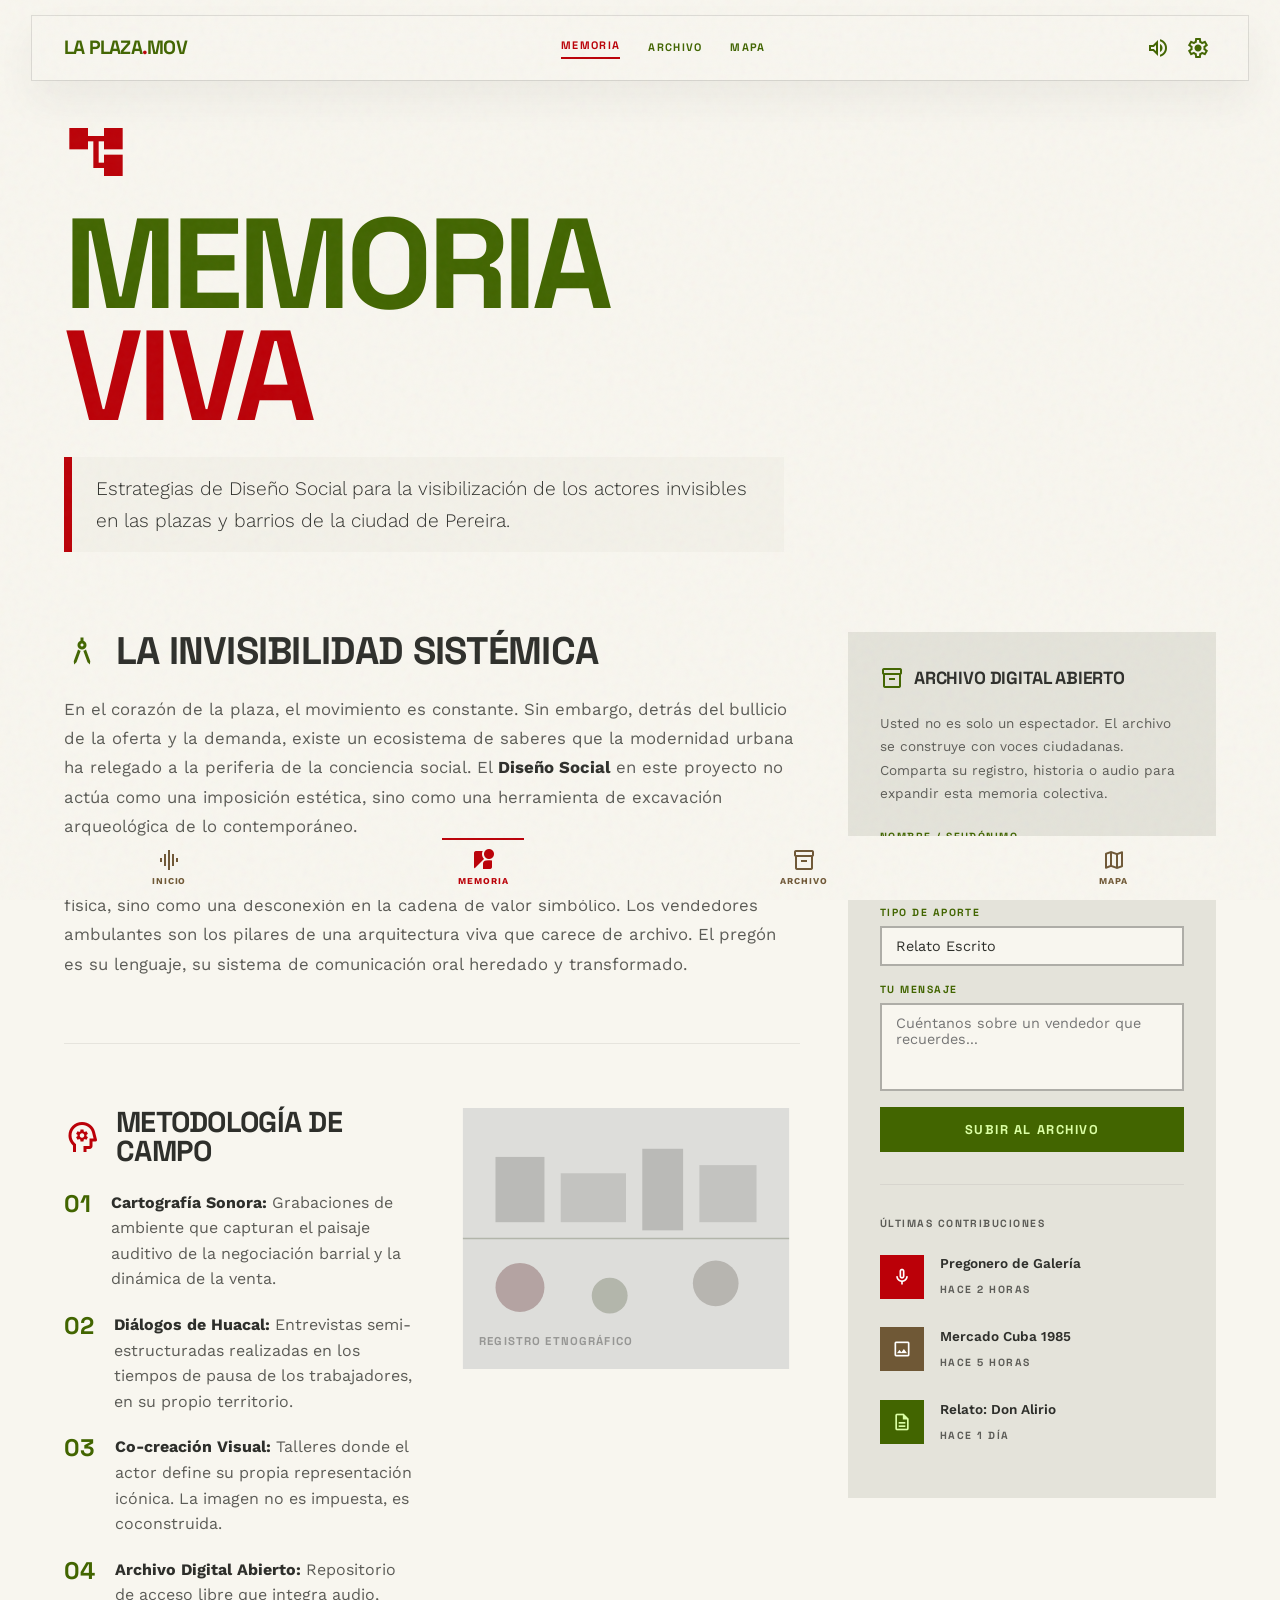
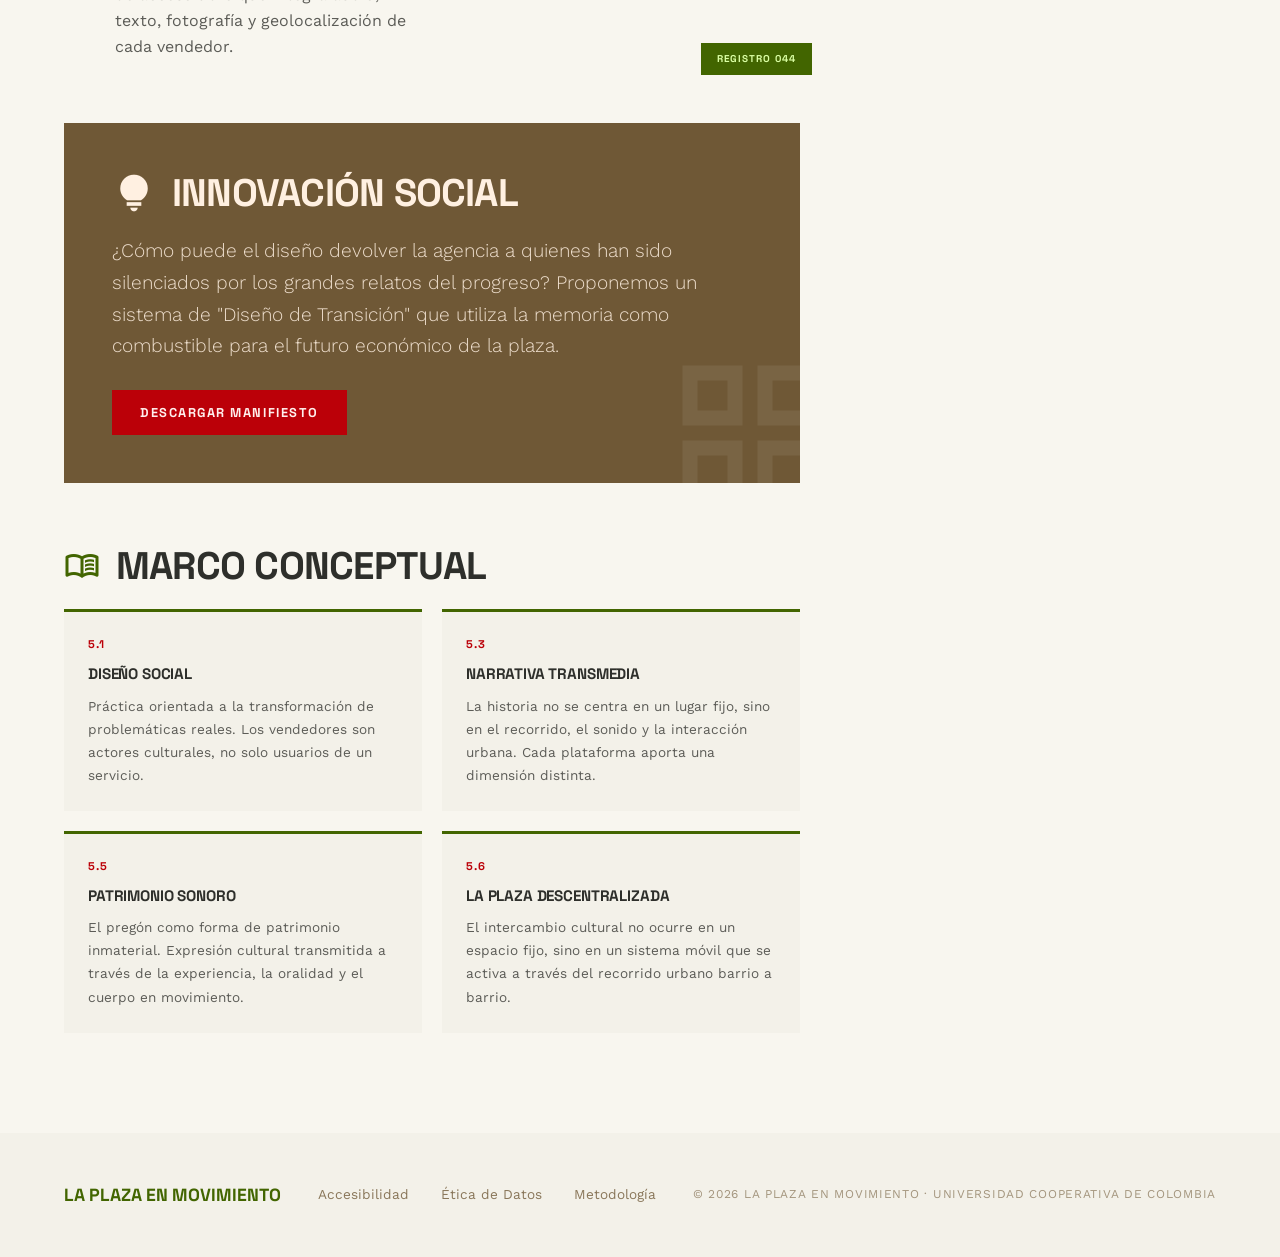
<file: memoria.html>
<!DOCTYPE html>
<html lang="es">
<head>
  <meta charset="utf-8"/>
  <meta name="viewport" content="width=device-width, initial-scale=1.0"/>
  <link href="https://fonts.googleapis.com/css2?family=Space+Grotesk:wght@300;400;500;600;700;800;900&family=Work+Sans:ital,wght@0,100..900;1,100..900&display=swap" rel="stylesheet"/>
  <link href="https://fonts.googleapis.com/css2?family=Material+Symbols+Outlined:wght,FILL@100..700,0..1&display=swap" rel="stylesheet"/>
  <link rel="stylesheet" href="styles.css"/>
  <link rel="stylesheet" href="memoria.css"/>
</head>
<body>
  <div class="grain-overlay"></div>

  <!-- TOP NAV -->
  <header class="topbar">
    <a href="index.html" class="topbar-logo">La Plaza<span class="dot">.</span>mov</a>
    <nav class="topbar-nav">
      <a href="memoria.html" class="active">Memoria</a>
      <a href="archivo.html">Archivo</a>
      <a href="mapa.html">Mapa</a>
    </nav>
    <div class="topbar-controls">
      <button class="icon-btn" id="soundToggle">
        <span class="material-symbols-outlined">volume_up</span>
      </button>
      <button class="icon-btn">
        <span class="material-symbols-outlined">settings</span>
      </button>
    </div>
  </header>

  <main class="mem-main content-max content-pad">
    <!-- HERO HEADER -->
    <header class="mem-hero">
      <div class="mem-hero-icon">
        <span class="material-symbols-outlined icon-fill" style="font-size:64px; color:var(--secondary);">account_tree</span>
      </div>
      <h1 class="display-xl text-primary anim-fade-up">
        Memoria<br/>
        <span class="text-secondary">Viva</span>
      </h1>
      <p class="body-lg anim-fade-up delay-100" style="max-width:720px; border-left:8px solid var(--secondary); padding-left:24px; margin-top:24px; background:var(--surface-container-low); padding:16px 24px;">
        Estrategias de Diseño Social para la visibilización de los actores invisibles en las plazas y barrios de la ciudad de Pereira.
      </p>
    </header>

    <!-- MAIN LAYOUT -->
    <div class="mem-layout">
      <!-- ARTICLE -->
      <article class="mem-article">

        <!-- SECTION 1 -->
        <section class="mem-section" data-anim>
          <div class="mem-section-title">
            <span class="material-symbols-outlined text-primary" style="font-size:36px;">architecture</span>
            <h2 class="display-md">La Invisibilidad Sistémica</h2>
          </div>
          <div class="mem-prose">
            <p>
              En el corazón de la plaza, el movimiento es constante. Sin embargo, detrás del bullicio de la oferta y la demanda, existe un ecosistema de saberes que la modernidad urbana ha relegado a la periferia de la conciencia social. El <strong>Diseño Social</strong> en este proyecto no actúa como una imposición estética, sino como una herramienta de excavación arqueológica de lo contemporáneo.
            </p>
            <p>
              Nuestra investigación-creación aborda la "invisibilidad" no como una falta de presencia física, sino como una desconexión en la cadena de valor simbólico. Los vendedores ambulantes son los pilares de una arquitectura viva que carece de archivo. El pregón es su lenguaje, su sistema de comunicación oral heredado y transformado.
            </p>
          </div>
        </section>

        <div class="mem-divider"></div>

        <!-- SECTION 2 - METHODS -->
        <section class="mem-section mem-methods" data-anim>
          <div class="mem-methods-grid">
            <div>
              <div class="mem-section-title">
                <span class="material-symbols-outlined text-secondary" style="font-size:36px;">psychology</span>
                <h3 class="display-md" style="font-size:1.8rem;">Metodología de Campo</h3>
              </div>
              <ol class="mem-method-list">
                <li>
                  <span class="method-num">01</span>
                  <div>
                    <strong>Cartografía Sonora:</strong> Grabaciones de ambiente que capturan el paisaje auditivo de la negociación barrial y la dinámica de la venta.
                  </div>
                </li>
                <li>
                  <span class="method-num">02</span>
                  <div>
                    <strong>Diálogos de Huacal:</strong> Entrevistas semi-estructuradas realizadas en los tiempos de pausa de los trabajadores, en su propio territorio.
                  </div>
                </li>
                <li>
                  <span class="method-num">03</span>
                  <div>
                    <strong>Co-creación Visual:</strong> Talleres donde el actor define su propia representación icónica. La imagen no es impuesta, es coconstruida.
                  </div>
                </li>
                <li>
                  <span class="method-num">04</span>
                  <div>
                    <strong>Archivo Digital Abierto:</strong> Repositorio de acceso libre que integra audio, texto, fotografía y geolocalización de cada vendedor.
                  </div>
                </li>
              </ol>
            </div>

            <!-- Image placeholder -->
            <div class="mem-img-card" data-anim>
              <div class="mem-img-inner">
                <svg viewBox="0 0 400 320" xmlns="http://www.w3.org/2000/svg" style="width:100%;height:100%;">
                  <rect width="400" height="320" fill="#deddd4"/>
                  <!-- Abstract market abstraction -->
                  <rect x="40" y="60" width="60" height="80" fill="#2e2f2b" opacity="0.2"/>
                  <rect x="120" y="80" width="80" height="60" fill="#2e2f2b" opacity="0.15"/>
                  <rect x="220" y="50" width="50" height="100" fill="#2e2f2b" opacity="0.2"/>
                  <rect x="290" y="70" width="70" height="70" fill="#2e2f2b" opacity="0.15"/>
                  <circle cx="70" cy="220" r="30" fill="#bb0008" opacity="0.3"/>
                  <circle cx="180" cy="230" r="22" fill="#426500" opacity="0.3"/>
                  <circle cx="310" cy="215" r="28" fill="#6f5836" opacity="0.3"/>
                  <line x1="0" y1="160" x2="400" y2="160" stroke="#426500" stroke-width="2" opacity="0.3"/>
                  <text x="20" y="290" font-family="Space Grotesk,sans-serif" font-weight="900" font-size="14" fill="#2e2f2b" opacity="0.4" letter-spacing="0.1em">REGISTRO ETNOGRÁFICO</text>
                </svg>
              </div>
              <div class="mem-img-label chip chip-primary">Registro 044</div>
            </div>
          </div>
        </section>

        <!-- CALLOUT BLOCK -->
        <section class="mem-callout bg-wood" data-anim>
          <div style="position:relative; z-index:1;">
            <div style="display:flex; align-items:center; gap:16px; margin-bottom:20px;">
              <span class="material-symbols-outlined icon-fill" style="font-size:44px; color:var(--on-tertiary);">lightbulb</span>
              <h2 class="display-md" style="color:var(--on-tertiary);">Innovación Social</h2>
            </div>
            <p class="body-lg" style="color:rgba(255,240,225,0.88); max-width:640px; margin-bottom:28px;">
              ¿Cómo puede el diseño devolver la agencia a quienes han sido silenciados por los grandes relatos del progreso? Proponemos un sistema de "Diseño de Transición" que utiliza la memoria como combustible para el futuro económico de la plaza.
            </p>
            <button class="btn btn-secondary">Descargar Manifiesto</button>
          </div>
          <span class="callout-bg-icon material-symbols-outlined">grid_view</span>
        </section>

        <!-- MARCO CONCEPTUAL -->
        <section class="mem-section" data-anim>
          <div class="mem-section-title">
            <span class="material-symbols-outlined text-primary" style="font-size:36px;">menu_book</span>
            <h2 class="display-md">Marco Conceptual</h2>
          </div>
          <div class="mem-concepts">
            <div class="concept-card" data-anim>
              <div class="concept-num">5.1</div>
              <h4 class="headline" style="font-size:0.95rem; margin-bottom:8px;">Diseño Social</h4>
              <p class="body-text text-muted" style="font-size:0.85rem;">Práctica orientada a la transformación de problemáticas reales. Los vendedores son actores culturales, no solo usuarios de un servicio.</p>
            </div>
            <div class="concept-card" data-anim>
              <div class="concept-num">5.3</div>
              <h4 class="headline" style="font-size:0.95rem; margin-bottom:8px;">Narrativa Transmedia</h4>
              <p class="body-text text-muted" style="font-size:0.85rem;">La historia no se centra en un lugar fijo, sino en el recorrido, el sonido y la interacción urbana. Cada plataforma aporta una dimensión distinta.</p>
            </div>
            <div class="concept-card" data-anim>
              <div class="concept-num">5.5</div>
              <h4 class="headline" style="font-size:0.95rem; margin-bottom:8px;">Patrimonio Sonoro</h4>
              <p class="body-text text-muted" style="font-size:0.85rem;">El pregón como forma de patrimonio inmaterial. Expresión cultural transmitida a través de la experiencia, la oralidad y el cuerpo en movimiento.</p>
            </div>
            <div class="concept-card" data-anim>
              <div class="concept-num">5.6</div>
              <h4 class="headline" style="font-size:0.95rem; margin-bottom:8px;">La Plaza Descentralizada</h4>
              <p class="body-text text-muted" style="font-size:0.85rem;">El intercambio cultural no ocurre en un espacio fijo, sino en un sistema móvil que se activa a través del recorrido urbano barrio a barrio.</p>
            </div>
          </div>
        </section>

      </article>

      <!-- SIDEBAR -->
      <aside class="mem-sidebar">
        <div class="sidebar-card" data-anim>
          <div style="display:flex; align-items:center; gap:10px; margin-bottom:20px;">
            <span class="material-symbols-outlined text-primary">inventory_2</span>
            <h3 class="headline" style="font-size:1.1rem;">Archivo Digital Abierto</h3>
          </div>
          <p class="body-text text-muted" style="font-size:0.85rem; margin-bottom:24px;">
            Usted no es solo un espectador. El archivo se construye con voces ciudadanas. Comparta su registro, historia o audio para expandir esta memoria colectiva.
          </p>

          <div class="sidebar-form">
            <div class="form-group">
              <label class="form-label">Nombre / Seudónimo</label>
              <input class="form-input" type="text" placeholder="Anónimo permitido"/>
            </div>
            <div class="form-group">
              <label class="form-label">Tipo de Aporte</label>
              <select class="form-input form-select">
                <option>Relato Escrito</option>
                <option>Fotografía Histórica</option>
                <option>Paisaje Sonoro (MP3)</option>
                <option>Testimonio de Pregón</option>
              </select>
            </div>
            <div class="form-group">
              <label class="form-label">Tu Mensaje</label>
              <textarea class="form-input form-textarea" rows="4" placeholder="Cuéntanos sobre un vendedor que recuerdes..."></textarea>
            </div>
            <button class="btn btn-primary" style="width:100%;">
              Subir al Archivo
            </button>
          </div>

          <!-- Recent contributions -->
          <div class="sidebar-recent">
            <h4 class="label-tag text-muted" style="margin-bottom:16px;">Últimas Contribuciones</h4>
            <div class="contrib-item">
              <div class="contrib-icon bg-secondary">
                <span class="material-symbols-outlined" style="color:white;font-size:20px;">mic</span>
              </div>
              <div>
                <p class="body-text" style="font-size:0.85rem; font-weight:600;">Pregonero de Galería</p>
                <p class="label-tag text-muted" style="font-size:0.65rem;">Hace 2 horas</p>
              </div>
            </div>
            <div class="contrib-item">
              <div class="contrib-icon bg-tertiary">
                <span class="material-symbols-outlined" style="color:white;font-size:20px;">image</span>
              </div>
              <div>
                <p class="body-text" style="font-size:0.85rem; font-weight:600;">Mercado Cuba 1985</p>
                <p class="label-tag text-muted" style="font-size:0.65rem;">Hace 5 horas</p>
              </div>
            </div>
            <div class="contrib-item">
              <div class="contrib-icon" style="background:var(--primary);">
                <span class="material-symbols-outlined" style="color:var(--on-primary);font-size:20px;">description</span>
              </div>
              <div>
                <p class="body-text" style="font-size:0.85rem; font-weight:600;">Relato: Don Alirio</p>
                <p class="label-tag text-muted" style="font-size:0.65rem;">Hace 1 día</p>
              </div>
            </div>
          </div>
        </div>
      </aside>
    </div>
  </main>

  <!-- FOOTER -->
  <footer class="site-footer" style="margin-top:0;">
    <div class="content-max" style="display:flex; justify-content:space-between; align-items:center; flex-wrap:wrap; gap:24px;">
      <div class="footer-logo">La Plaza en Movimiento</div>
      <div class="footer-links">
        <a href="#">Accesibilidad</a>
        <a href="#">Ética de Datos</a>
        <a href="#">Metodología</a>
      </div>
      <div class="footer-copy">© 2026 La Plaza en Movimiento · Universidad Cooperativa de Colombia</div>
    </div>
  </footer>

  <!-- BOTTOM NAV -->
  <nav class="bottomnav">
    <a href="index.html" class="nav-btn">
      <span class="material-symbols-outlined">graphic_eq</span>
      <span class="nav-label">Inicio</span>
    </a>
    <a href="memoria.html" class="nav-btn active">
      <span class="material-symbols-outlined icon-fill">streetview</span>
      <span class="nav-label">Memoria</span>
    </a>
    <a href="archivo.html" class="nav-btn">
      <span class="material-symbols-outlined">inventory_2</span>
      <span class="nav-label">Archivo</span>
    </a>
    <a href="mapa.html" class="nav-btn">
      <span class="material-symbols-outlined">map</span>
      <span class="nav-label">Mapa</span>
    </a>
  </nav>

  <script src="main.js"></script>
  <script>
    document.addEventListener('DOMContentLoaded', () => {
      initPageAnimations();
      initSoundToggle('soundToggle');
    });
  </script>
</body>
</html>
</file>
<file: accessibility.css>
/* ============================================
   ACCESIBILIDAD AAA — accessibility.css
   WCAG 2.1 Nivel AAA + modos daltónicos
   ============================================

   MODOS DISPONIBLES (clases en <html>):
   - .a11y-large-text        → texto grande
   - .a11y-dyslexia          → fuente dislexia
   - .a11y-high-contrast     → alto contraste
   - .a11y-reduce-motion     → sin animaciones
   - .a11y-deuteranopia      → daltonismo rojo-verde (más común)
   - .a11y-protanopia        → daltonismo sin rojo
   - .a11y-tritanopia        → daltonismo azul-amarillo
   - .a11y-monochrome        → escala de grises total
   - .a11y-focus-visible     → foco de teclado muy visible
   ============================================ */

/* ============================================
   1. FOCUS VISIBLE UNIVERSAL (AAA base)
   Todo elemento interactivo debe tener foco visible
   ============================================ */
*:focus {
  outline: 3px solid var(--primary);
  outline-offset: 3px;
}

*:focus:not(:focus-visible) {
  outline: none;
}

*:focus-visible {
  outline: 3px solid var(--primary);
  outline-offset: 3px;
  box-shadow: 0 0 0 6px rgba(66, 101, 0, 0.25);
}

/* ============================================
   2. SKIP TO CONTENT (AAA 2.4.1)
   Permite saltar la navegación con teclado
   ============================================ */
.skip-to-content {
  position: fixed;
  top: -100px;
  left: 16px;
  z-index: 99999;
  background: var(--primary);
  color: var(--on-primary);
  padding: 12px 24px;
  font-family: 'Space Grotesk', sans-serif;
  font-weight: 700;
  font-size: 0.9rem;
  letter-spacing: 0.06em;
  text-transform: uppercase;
  text-decoration: none;
  transition: top 0.2s;
  outline: none;
}

.skip-to-content:focus {
  top: 16px;
  outline: 3px solid var(--on-primary);
  outline-offset: 3px;
}

/* ============================================
   3. PANEL DE ACCESIBILIDAD (flotante)
   ============================================ */
.a11y-panel-toggle {
  position: fixed;
  bottom: 80px;
  left: 16px;
  z-index: 9000;
  width: 48px;
  height: 48px;
  background: var(--inverse-surface);
  color: var(--surface);
  border: none;
  cursor: pointer;
  display: flex;
  align-items: center;
  justify-content: center;
  box-shadow: 4px 4px 0 rgba(0,0,0,0.3);
  transition: background 0.15s, transform 0.1s;
}

.a11y-panel-toggle:hover {
  background: var(--primary);
}

.a11y-panel-toggle:focus-visible {
  outline: 3px solid var(--primary);
  outline-offset: 4px;
}

.a11y-panel-toggle:active {
  transform: scale(0.95);
}

/* Panel contenedor */
.a11y-panel {
  position: fixed;
  bottom: 136px;
  left: 16px;
  z-index: 8999;
  width: 300px;
  background: var(--inverse-surface);
  color: var(--surface);
  box-shadow: 12px 12px 0 rgba(0,0,0,0.35);
  outline: 1px solid rgba(248,246,239,0.12);
  transform: translateX(-340px);
  transition: transform 0.3s cubic-bezier(0.22, 1, 0.36, 1);
  max-height: 80vh;
  overflow-y: auto;
}

.a11y-panel.open {
  transform: translateX(0);
}

.a11y-panel-header {
  padding: 16px 20px;
  border-bottom: 1px solid rgba(248,246,239,0.1);
  display: flex;
  align-items: center;
  justify-content: space-between;
}

.a11y-panel-title {
  font-family: 'Space Grotesk', sans-serif;
  font-weight: 800;
  font-size: 0.75rem;
  letter-spacing: 0.14em;
  text-transform: uppercase;
  color: rgba(248,246,239,0.9);
}

.a11y-panel-close {
  background: none;
  border: none;
  color: rgba(248,246,239,0.5);
  cursor: pointer;
  padding: 4px;
  display: flex;
  align-items: center;
  justify-content: center;
  transition: color 0.15s;
}

.a11y-panel-close:hover { color: var(--primary-container); }

/* Secciones del panel */
.a11y-section {
  padding: 16px 20px;
  border-bottom: 1px solid rgba(248,246,239,0.07);
}

.a11y-section-label {
  font-family: 'Space Grotesk', sans-serif;
  font-weight: 700;
  font-size: 0.6rem;
  letter-spacing: 0.16em;
  text-transform: uppercase;
  color: rgba(248,246,239,0.4);
  margin-bottom: 12px;
  display: block;
}

/* Botones de opción */
.a11y-options {
  display: flex;
  flex-direction: column;
  gap: 6px;
}

.a11y-btn {
  display: flex;
  align-items: center;
  gap: 12px;
  padding: 10px 14px;
  background: rgba(248,246,239,0.05);
  border: 1px solid rgba(248,246,239,0.1);
  color: rgba(248,246,239,0.85);
  cursor: pointer;
  font-family: 'Work Sans', sans-serif;
  font-size: 0.82rem;
  font-weight: 500;
  text-align: left;
  transition: background 0.15s, border-color 0.15s;
  width: 100%;
}

.a11y-btn:hover {
  background: rgba(248,246,239,0.1);
  border-color: rgba(248,246,239,0.25);
}

.a11y-btn.active {
  background: var(--primary);
  border-color: var(--primary);
  color: var(--on-primary);
}

.a11y-btn:focus-visible {
  outline: 2px solid var(--primary-container);
  outline-offset: 2px;
}

.a11y-btn-icon {
  width: 28px;
  height: 28px;
  display: flex;
  align-items: center;
  justify-content: center;
  flex-shrink: 0;
  font-size: 16px;
}

/* Slider de tamaño de texto */
.a11y-slider-wrap {
  display: flex;
  flex-direction: column;
  gap: 8px;
}

.a11y-slider-label {
  display: flex;
  justify-content: space-between;
  font-size: 0.75rem;
  color: rgba(248,246,239,0.6);
}

.a11y-slider {
  -webkit-appearance: none;
  appearance: none;
  width: 100%;
  height: 4px;
  background: rgba(248,246,239,0.15);
  outline: none;
  cursor: pointer;
}

.a11y-slider::-webkit-slider-thumb {
  -webkit-appearance: none;
  width: 18px;
  height: 18px;
  background: var(--primary-container);
  cursor: pointer;
  border-radius: 0;
}

.a11y-slider:focus-visible {
  outline: 2px solid var(--primary-container);
  outline-offset: 4px;
}

/* Swatch de colores daltónicos */
.a11y-color-grid {
  display: grid;
  grid-template-columns: 1fr 1fr;
  gap: 6px;
}

.a11y-color-btn {
  display: flex;
  flex-direction: column;
  align-items: center;
  gap: 6px;
  padding: 10px 8px;
  background: rgba(248,246,239,0.05);
  border: 1px solid rgba(248,246,239,0.1);
  color: rgba(248,246,239,0.8);
  cursor: pointer;
  font-family: 'Work Sans', sans-serif;
  font-size: 0.72rem;
  text-align: center;
  transition: background 0.15s;
  width: 100%;
}

.a11y-color-btn:hover { background: rgba(248,246,239,0.12); }
.a11y-color-btn.active { border-color: var(--primary-container); background: rgba(66,101,0,0.3); }
.a11y-color-btn:focus-visible { outline: 2px solid var(--primary-container); outline-offset: 2px; }

.a11y-swatch {
  width: 100%;
  height: 20px;
  display: flex;
  gap: 3px;
}

.a11y-swatch span {
  flex: 1;
  height: 100%;
}

/* Reset / guardar */
.a11y-reset {
  width: 100%;
  padding: 12px;
  background: rgba(187,0,8,0.2);
  border: 1px solid rgba(187,0,8,0.4);
  color: rgba(248,246,239,0.8);
  cursor: pointer;
  font-family: 'Space Grotesk', sans-serif;
  font-weight: 700;
  font-size: 0.68rem;
  letter-spacing: 0.1em;
  text-transform: uppercase;
  transition: background 0.15s;
}

.a11y-reset:hover { background: rgba(187,0,8,0.35); }

/* ============================================
   4. MODO: TEXTO GRANDE (AAA 1.4.4)
   ============================================ */
html.a11y-large-text {
  font-size: 20px;
}

html.a11y-large-text .display-xl {
  font-size: clamp(3rem, 8vw, 6.5rem);
}

html.a11y-large-text .display-lg {
  font-size: clamp(2rem, 5vw, 3.5rem);
}

html.a11y-large-text .display-md {
  font-size: clamp(1.4rem, 3vw, 2rem);
}

html.a11y-large-text .body-text,
html.a11y-large-text p {
  font-size: 1.15rem;
  line-height: 1.9;
}

html.a11y-large-text .label-tag,
html.a11y-large-text .nav-label {
  font-size: 0.85rem;
}

html.a11y-large-text .topbar-nav a {
  font-size: 0.85rem;
}

/* ============================================
   5. MODO: FUENTE DISLEXIA (AAA 3.1.5)
   Usa OpenDyslexic via CDN o fallback sans
   ============================================ */
@import url('https://fonts.cdnfonts.com/css/opendyslexic') layer(dyslexia);

html.a11y-dyslexia body,
html.a11y-dyslexia p,
html.a11y-dyslexia li,
html.a11y-dyslexia span,
html.a11y-dyslexia a {
  font-family: 'OpenDyslexic', 'Comic Sans MS', 'Trebuchet MS', sans-serif !important;
  letter-spacing: 0.05em !important;
  word-spacing: 0.1em !important;
  line-height: 1.9 !important;
}

html.a11y-dyslexia h1,
html.a11y-dyslexia h2,
html.a11y-dyslexia h3,
html.a11y-dyslexia h4 {
  font-family: 'OpenDyslexic', 'Comic Sans MS', sans-serif !important;
  letter-spacing: 0.03em !important;
}

/* ============================================
   6. MODO: ALTO CONTRASTE (AAA 1.4.6)
   Ratio mínimo 7:1 para texto normal,
   4.5:1 para texto grande
   ============================================ */
html.a11y-high-contrast {
  --primary:               #00ff00;
  --primary-container:     #00ff00;
  --on-primary:            #000000;
  --secondary:             #ff0000;
  --on-secondary:          #ffffff;
  --surface:               #000000;
  --surface-container-low: #111111;
  --surface-container:     #1a1a1a;
  --surface-container-high:#222222;
  --surface-container-highest: #2a2a2a;
  --on-surface:            #ffffff;
  --on-surface-variant:    #dddddd;
  --inverse-surface:       #ffffff;
  --outline:               #ffffff;
  --outline-variant:       #888888;
  --tertiary:              #ffff00;
  --tertiary-container:    #333300;
  --on-tertiary:           #000000;
}

html.a11y-high-contrast body {
  background: #000000;
  color: #ffffff;
}

html.a11y-high-contrast .topbar {
  background: #000000;
  outline: 2px solid #ffffff;
}

html.a11y-high-contrast .grain-overlay { display: none; }

html.a11y-high-contrast img,
html.a11y-high-contrast svg:not([aria-hidden]) {
  filter: contrast(1.5) brightness(1.2);
}

html.a11y-high-contrast .btn-primary {
  background: #00ff00;
  color: #000000;
  outline: 2px solid #ffffff;
}

html.a11y-high-contrast .btn-secondary {
  background: #ff0000;
  color: #ffffff;
  outline: 2px solid #ffffff;
}

html.a11y-high-contrast .bottomnav {
  background: #000000;
  border-top: 2px solid #ffffff;
}

html.a11y-high-contrast *:focus-visible {
  outline: 4px solid #ffff00 !important;
  outline-offset: 4px !important;
}

/* ============================================
   7. MODO: SIN MOVIMIENTO (AAA 2.3.3)
   Respeta prefers-reduced-motion + manual
   ============================================ */
@media (prefers-reduced-motion: reduce) {
  *, *::before, *::after {
    animation-duration: 0.01ms !important;
    animation-iteration-count: 1 !important;
    transition-duration: 0.01ms !important;
  }
}

html.a11y-reduce-motion *,
html.a11y-reduce-motion *::before,
html.a11y-reduce-motion *::after {
  animation-duration: 0.01ms !important;
  animation-iteration-count: 1 !important;
  transition-duration: 0.05ms !important;
  scroll-behavior: auto !important;
}

html.a11y-reduce-motion .grain-overlay { display: none; }

/* ============================================
   8. MODO DALTÓNICO: DEUTERANOPIA
   Rojo-verde. Reemplaza rojo→azul, verde→amarillo
   ============================================ */
html.a11y-deuteranopia {
  --primary:           #0066cc;
  --primary-dim:       #0052a3;
  --primary-container: #99ccff;
  --on-primary:        #003366;
  --secondary:         #cc6600;
  --secondary-dim:     #a35200;
  --secondary-container: #ffe0b2;
  --on-secondary:      #4d2600;
  --tertiary:          #555555;
  --tertiary-container:#cccccc;
  --on-tertiary:       #222222;
}

html.a11y-deuteranopia body {
  filter: url('#deuteranopia-filter');
}

/* ============================================
   9. MODO DALTÓNICO: PROTANOPIA
   Sin rojo. Verde y rojo se confunden.
   ============================================ */
html.a11y-protanopia {
  --primary:           #0055aa;
  --primary-dim:       #003d7a;
  --primary-container: #aaccff;
  --on-primary:        #002255;
  --secondary:         #884400;
  --secondary-dim:     #663300;
  --secondary-container: #ffcc99;
  --on-secondary:      #331a00;
  --tertiary:          #666666;
}

html.a11y-protanopia body {
  filter: url('#protanopia-filter');
}

/* ============================================
   10. MODO DALTÓNICO: TRITANOPIA
   Sin azul. Azul-amarillo difícil de distinguir.
   ============================================ */
html.a11y-tritanopia {
  --primary:           #008060;
  --primary-dim:       #006650;
  --primary-container: #99ffdd;
  --on-primary:        #003322;
  --secondary:         #cc0044;
  --secondary-dim:     #aa0033;
  --secondary-container: #ffb3c6;
  --on-secondary:      #660022;
  --tertiary:          #666633;
}

html.a11y-tritanopia body {
  filter: url('#tritanopia-filter');
}

/* ============================================
   11. MODO: ESCALA DE GRISES TOTAL
   ============================================ */
html.a11y-monochrome body {
  filter: grayscale(1) contrast(1.1);
}

html.a11y-monochrome {
  --primary:           #333333;
  --primary-container: #cccccc;
  --on-primary:        #ffffff;
  --secondary:         #555555;
  --secondary-container:#dddddd;
  --on-secondary:      #ffffff;
  --tertiary:          #888888;
}

/* ============================================
   12. MODO: FOCO DE TECLADO REFORZADO
   ============================================ */
html.a11y-focus-visible *:focus-visible {
  outline: 4px solid #ff6600 !important;
  outline-offset: 6px !important;
  box-shadow: 0 0 0 8px rgba(255,102,0,0.3) !important;
}

/* ============================================
   13. SVG FILTERS para simulación daltónica
   (se inyectan invisibles en el DOM)
   ============================================ */
.a11y-svg-filters {
  position: absolute;
  width: 0;
  height: 0;
  overflow: hidden;
  pointer-events: none;
}

/* ============================================
   14. LÍNEA DE ESPACIADO (AAA 1.4.12)
   Espaciado de texto accesible
   ============================================ */
html.a11y-large-text p,
html.a11y-large-text li,
html.a11y-large-text dd {
  line-height: 2 !important;
  letter-spacing: 0.02em !important;
  word-spacing: 0.12em !important;
}

/* ============================================
   15. DESCRIPCIÓN DE IMÁGENES (AAA 1.1.1)
   Estilo para figcaption y alt visible
   ============================================ */
figcaption {
  font-size: 0.8rem;
  color: var(--on-surface-variant);
  margin-top: 8px;
  font-style: italic;
}

img:not([alt]) {
  outline: 3px solid red;
}

/* ============================================
   16. INDICADOR DE IDIOMA visible
   ============================================ */
[lang]:not([lang="es"])::before {
  content: "[" attr(lang) "] ";
  font-size: 0.6em;
  color: var(--on-surface-variant);
  vertical-align: super;
}

/* ============================================
   17. LIVE REGION para toasts (AAA 4.1.3)
   ============================================ */
[role="status"],
[role="alert"],
[aria-live] {
  position: relative;
}

/* ============================================
   18. CURSOR mejorado para elementos interactivos
   ============================================ */
button, a, [role="button"], [tabindex] {
  cursor: pointer;
}

button:disabled, a[aria-disabled="true"] {
  cursor: not-allowed;
  opacity: 0.5;
}

/* ============================================
   19. BARRA DE ACCESIBILIDAD - badge de nivel
   ============================================ */
.a11y-badge {
  position: fixed;
  bottom: 136px;
  left: 70px;
  z-index: 8998;
  background: var(--primary);
  color: var(--on-primary);
  font-family: 'Space Grotesk', sans-serif;
  font-weight: 900;
  font-size: 8px;
  letter-spacing: 0.14em;
  text-transform: uppercase;
  padding: 3px 7px;
  pointer-events: none;
}
</file>
<file: styles.css>
/* ============================================
   LA PLAZA EN MOVIMIENTO — Design System CSS
   Sistema: Tectonic Street Editorial
   ============================================ */

/* ---- CSS VARIABLES ---- */
:root {
  --primary:               #426500;
  --primary-dim:           #395800;
  --primary-container:     #c7fc79;
  --on-primary:            #dbffa4;
  --on-primary-container:  #3e6000;

  --secondary:             #bb0008;
  --secondary-dim:         #a40006;
  --secondary-container:   #ffc3bb;
  --on-secondary:          #ffefed;

  --tertiary:              #6f5836;
  --tertiary-container:    #fbdbb0;
  --on-tertiary:           #fff0e1;
  --on-tertiary-container: #624c2c;

  --surface:               #f8f6ef;
  --surface-dim:           #d6d5cc;
  --surface-container-low: #f3f1e9;
  --surface-container:     #eae8e0;
  --surface-container-high:#e4e3da;
  --surface-container-highest: #deddd4;

  --on-surface:            #2e2f2b;
  --on-surface-variant:    #5c5c57;
  --inverse-surface:       #0e0f0b;

  --outline:               #777771;
  --outline-variant:       #aeada7;
}

/* ---- RESET & BASE ---- */
*, *::before, *::after {
  margin: 0; padding: 0;
  box-sizing: border-box;
}

html { scroll-behavior: smooth; }

body {
  background: var(--surface);
  color: var(--on-surface);
  font-family: 'Work Sans', sans-serif;
  font-size: 16px;
  line-height: 1.6;
  overflow-x: hidden;
  scrollbar-width: thin;
  scrollbar-color: var(--primary) var(--surface);
}

::selection {
  background: var(--secondary);
  color: white;
}

/* ---- GRAIN TEXTURE OVERLAY ---- */
.grain-overlay {
  position: fixed;
  inset: 0;
  pointer-events: none;
  z-index: 9999;
  opacity: 0.04;
  background-image: url("data:image/svg+xml,%3Csvg viewBox='0 0 200 200' xmlns='http://www.w3.org/2000/svg'%3E%3Cfilter id='n'%3E%3CfeTurbulence type='fractalNoise' baseFrequency='0.65' numOctaves='3' stitchTiles='stitch'/%3E%3C/filter%3E%3Crect width='100%25' height='100%25' filter='url(%23n)'/%3E%3C/svg%3E");
}

/* ---- MATERIAL ICONS ---- */
.material-symbols-outlined {
  font-family: 'Material Symbols Outlined';
  font-style: normal;
  font-size: 24px;
  line-height: 1;
  letter-spacing: normal;
  text-transform: none;
  white-space: nowrap;
  direction: ltr;
  user-select: none;
  font-variation-settings: 'FILL' 0, 'wght' 400, 'GRAD' 0, 'opsz' 24;
}

.icon-fill { font-variation-settings: 'FILL' 1, 'wght' 400, 'GRAD' 0, 'opsz' 24; }

/* ============================================
   TOP NAVIGATION BAR
   ============================================ */
.topbar {
  position: fixed;
  top: 16px;
  left: 50%;
  transform: translateX(-50%);
  width: 95%;
  max-width: 1280px;
  z-index: 500;
  background: rgba(248, 246, 239, 0.88);
  backdrop-filter: blur(14px);
  -webkit-backdrop-filter: blur(14px);
  outline: 1px solid rgba(46, 47, 43, 0.12);
  box-shadow: 0 20px 40px rgba(46, 47, 43, 0.06);
  display: flex;
  justify-content: space-between;
  align-items: center;
  padding: 14px 32px;
}

.topbar-logo {
  font-family: 'Space Grotesk', sans-serif;
  font-weight: 900;
  font-size: 1.2rem;
  letter-spacing: -0.04em;
  text-transform: uppercase;
  color: var(--primary);
  text-decoration: none;
}

.topbar-logo .dot { color: var(--secondary); }

.topbar-nav {
  display: flex;
  gap: 28px;
  align-items: center;
}

.topbar-nav a {
  font-family: 'Space Grotesk', sans-serif;
  font-weight: 700;
  font-size: 0.68rem;
  letter-spacing: 0.12em;
  text-transform: uppercase;
  color: var(--primary);
  text-decoration: none;
  transition: color 0.15s;
}

.topbar-nav a:hover { color: var(--secondary); }

.topbar-nav a.active {
  color: var(--secondary);
  border-bottom: 2px solid var(--secondary);
  padding-bottom: 2px;
}

.topbar-controls {
  display: flex;
  gap: 4px;
  align-items: center;
}

.icon-btn {
  width: 36px;
  height: 36px;
  display: flex;
  align-items: center;
  justify-content: center;
  color: var(--primary);
  cursor: pointer;
  border: none;
  background: none;
  transition: background 0.15s, color 0.15s;
}

.icon-btn:hover {
  background: var(--primary);
  color: white;
}

/* ============================================
   BOTTOM NAVIGATION BAR
   ============================================ */
.bottomnav {
  position: fixed;
  bottom: 0; left: 0;
  width: 100%;
  z-index: 500;
  background: var(--surface);
  display: flex;
  justify-content: space-around;
  align-items: center;
  height: 64px;
  padding: 0 16px;
}

.nav-btn {
  display: flex;
  flex-direction: column;
  align-items: center;
  justify-content: center;
  gap: 2px;
  padding: 8px 16px;
  cursor: pointer;
  color: var(--tertiary);
  border: none;
  background: none;
  text-decoration: none;
  transition: color 0.15s;
}

.nav-btn:hover { color: var(--primary); }

.nav-btn.active {
  color: var(--secondary);
  border-top: 2px solid var(--secondary);
  margin-top: -2px;
}

.nav-label {
  font-family: 'Work Sans', sans-serif;
  font-weight: 700;
  font-size: 9px;
  letter-spacing: 0.1em;
  text-transform: uppercase;
}

/* ============================================
   TYPOGRAPHY
   ============================================ */
.display-xl {
  font-family: 'Space Grotesk', sans-serif;
  font-weight: 900;
  font-size: clamp(4rem, 10vw, 9rem);
  letter-spacing: -0.04em;
  line-height: 0.88;
  text-transform: uppercase;
}

.display-lg {
  font-family: 'Space Grotesk', sans-serif;
  font-weight: 900;
  font-size: clamp(2.5rem, 6vw, 5rem);
  letter-spacing: -0.03em;
  line-height: 0.92;
  text-transform: uppercase;
}

.display-md {
  font-family: 'Space Grotesk', sans-serif;
  font-weight: 800;
  font-size: clamp(1.5rem, 3vw, 2.5rem);
  letter-spacing: -0.02em;
  line-height: 1;
  text-transform: uppercase;
}

.headline {
  font-family: 'Space Grotesk', sans-serif;
  font-weight: 700;
  font-size: 1.25rem;
  text-transform: uppercase;
  letter-spacing: -0.01em;
}

.label-tag {
  font-family: 'Space Grotesk', sans-serif;
  font-weight: 700;
  font-size: 0.65rem;
  letter-spacing: 0.14em;
  text-transform: uppercase;
  display: inline-block;
}

.body-text {
  font-family: 'Work Sans', sans-serif;
  font-weight: 400;
  font-size: 1rem;
  line-height: 1.7;
}

.body-lg {
  font-family: 'Work Sans', sans-serif;
  font-weight: 300;
  font-size: 1.2rem;
  line-height: 1.65;
}

/* ============================================
   CHIPS / TAGS
   ============================================ */
.chip {
  display: inline-block;
  padding: 3px 10px;
  font-family: 'Space Grotesk', sans-serif;
  font-weight: 700;
  font-size: 0.62rem;
  letter-spacing: 0.1em;
  text-transform: uppercase;
}

.chip-primary   { background: var(--primary); color: var(--on-primary); }
.chip-secondary { background: var(--secondary); color: var(--on-secondary); }
.chip-outline   { outline: 1.5px solid var(--on-surface); color: var(--on-surface); }
.chip-surface   { background: var(--surface-container); color: var(--on-surface-variant); }
.chip-green-soft { background: rgba(66,101,0,0.1); color: var(--primary); }

/* ============================================
   BUTTONS
   ============================================ */
.btn {
  display: inline-flex;
  align-items: center;
  justify-content: center;
  gap: 10px;
  padding: 14px 28px;
  font-family: 'Space Grotesk', sans-serif;
  font-weight: 700;
  font-size: 0.8rem;
  letter-spacing: 0.12em;
  text-transform: uppercase;
  border: none;
  cursor: pointer;
  transition: background 0.15s, transform 0.1s, color 0.15s;
  text-decoration: none;
}

.btn:active { transform: scale(0.97); }

.btn-primary {
  background: var(--primary);
  color: var(--on-primary);
}
.btn-primary:hover { background: var(--primary-dim); }

.btn-secondary {
  background: var(--secondary);
  color: var(--on-secondary);
}
.btn-secondary:hover { background: var(--secondary-dim); }

.btn-outline {
  background: transparent;
  color: var(--on-surface);
  outline: 2px solid var(--on-surface);
}
.btn-outline:hover {
  background: var(--on-surface);
  color: var(--surface);
}

.btn-ghost {
  background: transparent;
  color: white;
  outline: 1px solid rgba(255,255,255,0.4);
}
.btn-ghost:hover {
  background: white;
  color: var(--on-surface);
}

/* ============================================
   CARDS
   ============================================ */
.card {
  background: var(--surface-container-low);
  position: relative;
  overflow: hidden;
  transition: box-shadow 0.2s;
}

.card-lifted {
  box-shadow: 8px 8px 0 rgba(0,0,0,0.12);
}

.card-brutal {
  box-shadow: 20px 20px 0 rgba(0,0,0,0.18);
  outline: 2px solid var(--on-surface);
}

.card-hover-accent {
  border-bottom: 8px solid transparent;
  transition: border-color 0.25s;
}
.card-hover-accent:hover { border-bottom-color: var(--primary); }

/* ============================================
   AUDIO PLAYER COMPONENT
   ============================================ */
.audio-player {
  background: var(--surface-container-low);
  padding: 12px 16px;
  outline: 1px solid rgba(174,173,167,0.3);
  display: flex;
  align-items: center;
  gap: 12px;
}

.play-btn {
  width: 40px; height: 40px;
  background: var(--secondary);
  color: white;
  border: none;
  cursor: pointer;
  display: flex; align-items: center; justify-content: center;
  flex-shrink: 0;
  transition: background 0.15s, transform 0.1s;
}
.play-btn:hover { background: var(--secondary-dim); }
.play-btn:active { transform: scale(0.95); }

.track-bar {
  flex: 1;
  height: 3px;
  background: rgba(174,173,167,0.4);
  position: relative;
  cursor: pointer;
  margin-bottom: 4px;
}

.track-fill {
  position: absolute;
  top: 0; left: 0;
  height: 100%;
  background: var(--secondary);
  width: 0%;
  transition: width 0.5s linear;
}

.track-times {
  display: flex;
  justify-content: space-between;
  font-size: 8px;
  font-weight: 700;
  color: var(--on-surface);
}

/* ============================================
   WAVEFORM BARS (visual only)
   ============================================ */
.waveform {
  display: flex;
  align-items: flex-end;
  gap: 2px;
  height: 24px;
}

.waveform-bar {
  width: 3px;
  background: currentColor;
}

.waveform-animated .waveform-bar {
  animation: waveAnim 0.8s infinite alternate;
}

.waveform-animated .waveform-bar:nth-child(1) { animation-delay: 0s;    height: 35%; }
.waveform-animated .waveform-bar:nth-child(2) { animation-delay: 0.1s;  height: 65%; }
.waveform-animated .waveform-bar:nth-child(3) { animation-delay: 0.2s;  height: 100%;}
.waveform-animated .waveform-bar:nth-child(4) { animation-delay: 0.15s; height: 55%; }
.waveform-animated .waveform-bar:nth-child(5) { animation-delay: 0.05s; height: 80%; }

@keyframes waveAnim {
  from { transform: scaleY(0.3); }
  to   { transform: scaleY(1); }
}

/* ============================================
   EQ BARS (radio indicator)
   ============================================ */
.eq-bars {
  display: flex;
  gap: 3px;
  align-items: flex-end;
  height: 16px;
}

.eq-bar {
  width: 3px;
  background: var(--primary);
  animation: eqAnim 0.8s infinite alternate;
}
.eq-bar:nth-child(1) { height: 8px;  animation-delay: 0s; }
.eq-bar:nth-child(2) { height: 14px; animation-delay: 0.15s; }
.eq-bar:nth-child(3) { height: 6px;  animation-delay: 0.3s; }
.eq-bar:nth-child(4) { height: 12px; animation-delay: 0.1s; }
.eq-bar:nth-child(5) { height: 10px; animation-delay: 0.25s; }

@keyframes eqAnim {
  from { transform: scaleY(0.3); }
  to   { transform: scaleY(1); }
}

/* ============================================
   RADIO BAR (floating)
   ============================================ */
.radio-bar {
  position: fixed;
  top: 90px;
  right: 24px;
  z-index: 400;
  background: rgba(248,246,239,0.9);
  backdrop-filter: blur(12px);
  -webkit-backdrop-filter: blur(12px);
  outline: 2px solid var(--on-surface);
  padding: 10px 16px;
  display: flex;
  align-items: center;
  gap: 12px;
  box-shadow: 8px 8px 0 rgba(0,0,0,0.15);
}

.radio-icon {
  color: var(--secondary);
  animation: radioIconPulse 2s infinite;
}

@keyframes radioIconPulse {
  0%, 100% { opacity: 1; }
  50%       { opacity: 0.4; }
}

.radio-title {
  font-family: 'Space Grotesk', sans-serif;
  font-weight: 700;
  font-size: 9px;
  letter-spacing: 0.14em;
  text-transform: uppercase;
  line-height: 1;
}

.radio-sub {
  font-size: 8px;
  color: var(--on-surface-variant);
  margin-top: 2px;
}

/* ============================================
   SECTION DIVIDER
   ============================================ */
.divider-label {
  display: flex;
  align-items: center;
  gap: 16px;
  margin-bottom: 32px;
}

.divider-line {
  flex: 0 0 32px;
  height: 2px;
  background: var(--secondary);
}

.divider-label .headline {
  font-family: 'Space Grotesk', sans-serif;
  font-weight: 800;
  font-size: 1.1rem;
  letter-spacing: 0.1em;
  text-transform: uppercase;
}

/* ============================================
   SURFACE SHIFTS
   ============================================ */
.bg-surface             { background: var(--surface); }
.bg-surface-low         { background: var(--surface-container-low); }
.bg-surface-container   { background: var(--surface-container); }
.bg-surface-high        { background: var(--surface-container-high); }
.bg-surface-highest     { background: var(--surface-container-highest); }
.bg-inverse             { background: var(--inverse-surface); }
.bg-primary             { background: var(--primary); }
.bg-secondary           { background: var(--secondary); }
.bg-tertiary            { background: var(--tertiary); }
.bg-wood {
  background-color: var(--tertiary);
  background-image: linear-gradient(rgba(111,88,54,0.97), rgba(111,88,54,0.97));
}

/* ============================================
   SHADOW SYSTEM
   ============================================ */
.shadow-urban    { box-shadow: 0 20px 40px rgba(46,47,43,0.06); }
.shadow-brutal   { box-shadow: 20px 20px 0 rgba(0,0,0,0.18); }
.shadow-lifted   { box-shadow: 8px 8px 0 rgba(0,0,0,0.15); }
.shadow-red      { box-shadow: 20px 20px 0 rgba(187,0,8,1); }

/* ============================================
   ANIMATIONS
   ============================================ */
@keyframes fadeUp {
  from { opacity: 0; transform: translateY(24px); }
  to   { opacity: 1; transform: translateY(0); }
}

@keyframes fadeIn {
  from { opacity: 0; }
  to   { opacity: 1; }
}

@keyframes slideInRight {
  from { transform: translateX(60px); opacity: 0; }
  to   { transform: translateX(0); opacity: 1; }
}

.anim-fade-up   { animation: fadeUp 0.7s cubic-bezier(0.22,1,0.36,1) both; }
.anim-fade-in   { animation: fadeIn 0.5s ease both; }
.anim-slide-in  { animation: slideInRight 0.6s cubic-bezier(0.22,1,0.36,1) both; }

/* Staggered delays */
.delay-100 { animation-delay: 0.1s; }
.delay-200 { animation-delay: 0.2s; }
.delay-300 { animation-delay: 0.3s; }
.delay-400 { animation-delay: 0.4s; }
.delay-500 { animation-delay: 0.5s; }

/* ============================================
   UTILITY CLASSES
   ============================================ */
.text-primary   { color: var(--primary); }
.text-secondary { color: var(--secondary); }
.text-tertiary  { color: var(--tertiary); }
.text-surface   { color: var(--surface); }
.text-on-surface { color: var(--on-surface); }
.text-muted     { color: var(--on-surface-variant); }

.border-l-accent { border-left: 4px solid var(--secondary); }
.border-l-primary { border-left: 4px solid var(--primary); }

.content-max { max-width: 1280px; margin: 0 auto; }
.content-pad { padding: 0 24px; }

@media (min-width: 768px) {
  .content-pad { padding: 0 64px; }
}

@media (max-width: 640px) {
  .topbar-nav { display: none; }
  .topbar { padding: 12px 20px; }
}

/* ============================================
   FOOTER
   ============================================ */
.site-footer {
  background: #f3f1e9;
  padding: 48px 64px;
  margin-top: 80px;
}

.footer-logo {
  font-family: 'Space Grotesk', sans-serif;
  font-weight: 900;
  font-size: 1.1rem;
  text-transform: uppercase;
  color: var(--primary);
}

.footer-links {
  display: flex;
  gap: 32px;
  flex-wrap: wrap;
}

.footer-links a {
  font-family: 'Work Sans', sans-serif;
  font-size: 0.85rem;
  color: var(--tertiary);
  opacity: 0.8;
  text-decoration: none;
  transition: opacity 0.15s, color 0.15s;
}

.footer-links a:hover { opacity: 1; color: var(--secondary); }

.footer-copy {
  font-size: 0.75rem;
  color: var(--tertiary);
  opacity: 0.6;
  text-transform: uppercase;
  letter-spacing: 0.06em;
}
</file>
<file: home.css>
/* ============================================
   HOME PAGE — home.css
   ============================================ */

/* ---- HERO ---- */
.hero {
  position: relative;
  width: 100%;
  height: 100vh;
  overflow: hidden;
  background: var(--inverse-surface);
}

.hero-bg {
  position: absolute;
  inset: 0;
}

.hero-svg {
  width: 100%;
  height: 100%;
  object-fit: cover;
}

.hero-content {
  position: relative;
  z-index: 10;
  height: 100%;
  display: flex;
  align-items: center;
}

.hero-inner {
  max-width: 700px;
  padding-top: 80px;
}

.hero-btns {
  display: flex;
  gap: 16px;
  flex-wrap: wrap;
  margin-top: 40px;
}

/* LIVE SIGNAL CARD */
.hero-card {
  position: absolute;
  bottom: 120px;
  right: 64px;
  width: 290px;
  background: var(--surface);
  padding: 24px;
  box-shadow: 20px 20px 0 rgba(187, 0, 8, 1);
  z-index: 20;
}

.hero-card-header {
  display: flex;
  justify-content: space-between;
  align-items: center;
  margin-bottom: 8px;
}

.signal-bar {
  display: flex;
  gap: 4px;
  margin-top: 16px;
  height: 4px;
}

.signal-fill {
  height: 100%;
  background: var(--secondary);
}

.signal-gap {
  height: 100%;
  background: var(--surface-container);
}

/* STENCIL LABEL */
.stencil-city {
  position: absolute;
  bottom: 20%;
  left: 4%;
  font-family: 'Space Grotesk', sans-serif;
  font-weight: 900;
  font-size: 10vw;
  text-transform: uppercase;
  color: white;
  opacity: 0.035;
  letter-spacing: -0.04em;
  -webkit-text-stroke: 1px white;
  pointer-events: none;
  user-select: none;
  line-height: 1;
  z-index: 1;
}

/* ---- SOUND BAR ---- */
.soundbar {
  position: fixed;
  bottom: 64px;
  left: 0;
  width: 100%;
  z-index: 450;
  background: var(--surface);
  border-top: 0;
}

.soundbar-progress {
  height: 3px;
  background: var(--surface-container);
  width: 100%;
}

.soundbar-fill {
  height: 100%;
  background: var(--secondary);
  width: 42%;
}

.soundbar-inner {
  display: flex;
  justify-content: space-between;
  align-items: center;
  height: 72px;
  padding: 0 32px;
}

.soundbar-left {
  display: flex;
  align-items: center;
  gap: 24px;
}

.soundbar-info {
  display: flex;
  align-items: center;
  gap: 12px;
}

.soundbar-controls {
  display: flex;
  align-items: center;
  gap: 8px;
}

.soundbar-play {
  width: 40px;
  height: 40px;
  background: var(--primary);
  color: white;
  border: none;
  cursor: pointer;
  display: flex;
  align-items: center;
  justify-content: center;
  transition: background 0.15s;
}

.soundbar-play:hover { background: var(--primary-dim); }

.soundbar-meta {
  display: none;
  gap: 48px;
}

@media (min-width: 1024px) {
  .soundbar-meta { display: flex; }
}

.soundbar-volume {
  display: flex;
  align-items: center;
  gap: 8px;
}

.volume-track {
  width: 80px;
  height: 3px;
  background: var(--surface-container);
}

.volume-fill {
  width: 75%;
  height: 100%;
  background: var(--on-surface);
}

/* ---- BENTO SECTION ---- */
.bento-section {
  padding: 100px 64px 80px;
  margin-bottom: 80px;
}

.bento-grid {
  display: grid;
  grid-template-columns: 1fr;
  gap: 24px;
  margin-bottom: 40px;
}

@media (min-width: 1024px) {
  .bento-grid { grid-template-columns: 7fr 5fr; }
}

/* Main block */
.bento-main {
  background: var(--surface-container-highest);
  padding: 48px;
  position: relative;
  overflow: hidden;
}

.bento-hover-fill {
  position: absolute;
  inset: 0;
  background: rgba(187, 0, 8, 0.06);
  transform: translateX(100%);
  transition: transform 0.5s cubic-bezier(0.22, 1, 0.36, 1);
}

.bento-main:hover .bento-hover-fill {
  transform: translateX(0);
}

.bento-main-content { position: relative; z-index: 1; }

.bento-img-wrap {
  margin-top: 40px;
  overflow: hidden;
}

/* Side blocks */
.bento-side {
  display: flex;
  flex-direction: column;
  gap: 24px;
}

.bento-repo {
  background: var(--primary);
  color: var(--on-primary);
  padding: 32px;
  flex: 1;
}

.bento-map {
  background: var(--tertiary-container);
  color: var(--on-tertiary-container);
  padding: 32px;
  flex: 1;
  position: relative;
  overflow: hidden;
}

.bento-map-svg {
  position: absolute;
  right: -24px;
  bottom: -16px;
  width: 140px;
  opacity: 0.6;
}

/* Stats */
.stats-row {
  display: flex;
  flex-wrap: wrap;
  gap: 0;
  background: var(--inverse-surface);
  padding: 32px 48px;
  align-items: center;
}

.stat-item {
  display: flex;
  flex-direction: column;
  align-items: flex-start;
  padding: 16px 40px;
  flex: 1;
  min-width: 160px;
}

.stat-number {
  font-family: 'Space Grotesk', sans-serif;
  font-weight: 900;
  font-size: 2.5rem;
  color: var(--primary-container);
  letter-spacing: -0.04em;
  line-height: 1;
}

.stat-label {
  font-size: 0.75rem;
  color: rgba(248, 246, 239, 0.5);
  text-transform: uppercase;
  letter-spacing: 0.08em;
  margin-top: 4px;
  font-weight: 600;
}

.stat-divider {
  width: 1px;
  height: 60px;
  background: rgba(248, 246, 239, 0.1);
  flex-shrink: 0;
}

@media (max-width: 640px) {
  .hero-card { display: none; }
  .soundbar-inner { padding: 0 16px; }
  .bento-section { padding: 60px 24px; }
  .stats-row { padding: 24px 16px; }
  .stat-item { padding: 12px 16px; }
}

/* ============================================
   SECCIÓN DE CRISIS — Datos alarmantes
   ============================================ */

.crisis-header { margin-bottom: 0; }

/* Bloque principal de alarma */
.bento-alarm-main {
  background: var(--surface-container-highest);
  padding: 48px;
  position: relative;
  overflow: hidden;
}

.bento-alarm-main .bento-hover-fill {
  position: absolute;
  inset: 0;
  background: rgba(187,0,8,0.06);
  transform: translateX(100%);
  transition: transform 0.5s cubic-bezier(0.22,1,0.36,1);
}

.bento-alarm-main:hover .bento-hover-fill { transform: translateX(0); }

/* Número grande de alarma */
.alarm-big-number {
  font-family: 'Space Grotesk', sans-serif;
  font-weight: 900;
  font-size: clamp(4rem, 8vw, 6rem);
  color: var(--secondary);
  letter-spacing: -0.05em;
  line-height: 1;
  margin-bottom: 16px;
}

/* Tarjetas laterales de alarma */
.bento-alarm-card {
  padding: 32px;
  flex: 1;
  position: relative;
}

.bento-alarm-red  { background: var(--secondary); }
.bento-alarm-wood { background: var(--tertiary);  }

.alarm-card-number {
  font-family: 'Space Grotesk', sans-serif;
  font-weight: 900;
  font-size: 1.9rem;
  letter-spacing: -0.03em;
  line-height: 1;
  margin-bottom: 10px;
}

/* Fila de datos en la parte inferior */
.alarm-row {
  display: flex;
  flex-wrap: wrap;
  background: var(--inverse-surface);
  padding: 32px 48px;
  align-items: center;
  margin-top: 2px;
}

.alarm-item {
  display: flex;
  flex-direction: column;
  align-items: flex-start;
  padding: 16px 32px;
  flex: 1;
  min-width: 160px;
  gap: 6px;
}

.alarm-item-num {
  font-family: 'Space Grotesk', sans-serif;
  font-weight: 900;
  font-size: 2.2rem;
  color: var(--secondary);
  letter-spacing: -0.04em;
  line-height: 1;
}

/* Hacer que el 0 y 1 gen. resalten más */
.alarm-item:nth-child(5) .alarm-item-num { color: var(--primary-container); }
.alarm-item:nth-child(7) .alarm-item-num { color: var(--primary-container); }

.alarm-item-label {
  font-size: 0.75rem;
  color: rgba(248,246,239,0.5);
  text-transform: uppercase;
  letter-spacing: 0.06em;
  line-height: 1.5;
  font-weight: 600;
  max-width: 180px;
}

.alarm-divider {
  width: 1px;
  height: 60px;
  background: rgba(248,246,239,0.08);
  flex-shrink: 0;
}

@media (max-width: 640px) {
  .alarm-row    { padding: 24px 16px; }
  .alarm-item   { padding: 12px 12px; min-width: 140px; }
  .alarm-divider { display: none; }
  .bento-alarm-main { padding: 32px 24px; }
}
</file>
<file: archivo.css>
/* ============================================
   VOCES QUE VENDEN — archivo.css
   ============================================ */

.arc-main {
  padding-top: 120px;
  padding-bottom: 60px;
}

/* HERO */
.arc-hero {
  display: flex;
  justify-content: space-between;
  align-items: flex-end;
  gap: 32px;
  margin-bottom: 64px;
  flex-wrap: wrap;
}

.arc-hero-left { max-width: 680px; }

.arc-vol {
  border-left: 4px solid var(--primary);
  padding-left: 20px;
  padding-bottom: 4px;
}

/* FEATURED DOCUMENTARY */
.arc-featured {
  display: grid;
  grid-template-columns: 1fr;
  outline: 1px solid rgba(174,173,167,0.15);
  margin-bottom: 16px;
}

@media (min-width: 900px) {
  .arc-featured { grid-template-columns: 7fr 5fr; }
}

.arc-featured-media {
  background: var(--surface-container-high);
  min-height: 400px;
  position: relative;
  overflow: hidden;
}

.arc-featured-media-inner {
  position: relative;
  width: 100%;
  height: 100%;
  min-height: 400px;
}

.arc-featured-overlay {
  position: absolute;
  inset: 0;
  background: linear-gradient(to top, var(--surface) 0%, transparent 60%);
}

.arc-play-big {
  position: absolute;
  bottom: 40px;
  left: 40px;
  display: flex;
  align-items: center;
  gap: 12px;
  background: var(--secondary);
  color: var(--on-secondary);
  border: none;
  cursor: pointer;
  padding: 14px 24px;
  font-family: 'Space Grotesk', sans-serif;
  font-weight: 700;
  font-size: 0.75rem;
  letter-spacing: 0.1em;
  text-transform: uppercase;
  transition: background 0.15s;
  z-index: 10;
}

.arc-play-big:hover { background: var(--secondary-dim); }

.arc-featured-info {
  padding: 40px;
  display: flex;
  flex-direction: column;
  justify-content: center;
  background: var(--surface);
}

.arc-tags {
  display: flex;
  flex-wrap: wrap;
  gap: 8px;
  margin-bottom: 20px;
}

.arc-duration {
  display: flex;
  align-items: center;
  gap: 6px;
  margin-top: 8px;
}

/* VENDOR CARD GRID */
.arc-grid {
  display: grid;
  grid-template-columns: 1fr;
  gap: 24px;
}

@media (min-width: 640px)  { .arc-grid { grid-template-columns: 1fr 1fr; } }
@media (min-width: 1024px) { .arc-grid { grid-template-columns: 1fr 1fr 1fr; } }

/* Individual Vendor Card */
.vendor-card {
  background: var(--surface-container-low);
  border-bottom: 8px solid transparent;
  transition: border-color 0.25s, transform 0.2s;
  cursor: pointer;
}

.vendor-card:hover {
  border-bottom-color: var(--primary);
  transform: translateY(-2px);
}

.vendor-card-media {
  position: relative;
  aspect-ratio: 4/5;
  overflow: hidden;
  background: var(--surface-container-highest);
}

.vendor-card-svg {
  width: 100%;
  height: 100%;
  display: block;
  filter: grayscale(0.7);
  transition: filter 0.5s;
}

.vendor-card:hover .vendor-card-svg { filter: grayscale(0); }

.vendor-card-hover-overlay {
  position: absolute;
  inset: 0;
  background: rgba(66, 101, 0, 0.2);
  opacity: 0;
  display: flex;
  align-items: center;
  justify-content: center;
  transition: opacity 0.25s;
}

.vendor-card:hover .vendor-card-hover-overlay { opacity: 1; }

.vendor-card-waveform {
  position: absolute;
  bottom: 16px;
  left: 16px;
  right: 16px;
  display: flex;
  align-items: flex-end;
  justify-content: space-between;
  height: 28px;
  color: rgba(255,255,255,0.8);
}

.waveform-static {
  display: flex;
  align-items: flex-end;
  gap: 2px;
  height: 100%;
}

.waveform-static .waveform-bar { background: currentColor; }

.vendor-card-body {
  padding: 24px;
}

.vendor-card-name {
  font-family: 'Space Grotesk', sans-serif;
  font-weight: 900;
  font-size: 1.4rem;
  text-transform: uppercase;
  letter-spacing: -0.02em;
  margin-bottom: 4px;
}

.vendor-card-role {
  font-size: 0.65rem;
  font-family: 'Space Grotesk', sans-serif;
  font-weight: 700;
  letter-spacing: 0.1em;
  text-transform: uppercase;
  color: var(--primary);
  margin-bottom: 16px;
}

.vendor-card-quote {
  font-style: italic;
  font-size: 0.9rem;
  color: var(--on-surface-variant);
  line-height: 1.6;
  margin-bottom: 20px;
  display: -webkit-box;
  -webkit-line-clamp: 3;
  -webkit-box-orient: vertical;
  overflow: hidden;
}

.vendor-card-footer {
  display: flex;
  justify-content: space-between;
  align-items: center;
  border-top: 1px solid rgba(174,173,167,0.25);
  padding-top: 16px;
}

.vendor-card-listen {
  font-family: 'Space Grotesk', sans-serif;
  font-weight: 700;
  font-size: 0.7rem;
  letter-spacing: 0.12em;
  text-transform: uppercase;
  color: var(--on-surface);
  background: none;
  border: none;
  cursor: pointer;
  display: flex;
  align-items: center;
  gap: 6px;
  transition: color 0.15s;
}

.vendor-card-listen:hover { color: var(--secondary); }

/* METHODOLOGY CTA */
.arc-cta {
  background: var(--surface-container-high);
  padding: 48px;
  position: relative;
  overflow: hidden;
  margin-top: 80px;
}

.arc-cta-deco {
  position: absolute;
  top: -40px;
  right: -40px;
  width: 120px;
  height: 120px;
  background: var(--secondary);
  opacity: 0.08;
  transform: rotate(45deg);
}

.arc-cta-inner { position: relative; z-index: 1; }

.arc-cta-link {
  display: inline-flex;
  align-items: center;
  gap: 12px;
  font-family: 'Space Grotesk', sans-serif;
  font-weight: 900;
  font-size: 1.1rem;
  text-transform: uppercase;
  letter-spacing: -0.02em;
  color: var(--on-surface);
  text-decoration: none;
  transition: color 0.15s;
}

.arc-cta-link:hover { color: var(--secondary); }

/* MINI PLAYER */
.mini-player {
  position: fixed;
  bottom: 88px;
  right: 24px;
  z-index: 400;
  background: rgba(248,246,239,0.92);
  backdrop-filter: blur(14px);
  outline: 1px solid rgba(174,173,167,0.2);
  padding: 16px;
  width: 260px;
  box-shadow: 0 20px 40px rgba(46,47,43,0.1);
  transition: opacity 0.25s, transform 0.25s;
}

.mini-player.visible {
  opacity: 1 !important;
  pointer-events: all !important;
}

.mini-player-info { margin-bottom: 12px; }

.mini-bar-fill {
  width: 0%;
  height: 100%;
  background: var(--secondary);
  transition: width 0.5s linear;
}

.mini-player-bar {
  width: 100%;
  height: 3px;
  background: rgba(174,173,167,0.35);
  position: relative;
  cursor: pointer;
  margin-bottom: 8px;
}

.mini-close {
  position: absolute;
  top: 8px;
  right: 8px;
  background: none;
  border: none;
  cursor: pointer;
  color: var(--on-surface-variant);
  padding: 2px;
  display: flex;
  align-items: center;
  justify-content: center;
  transition: color 0.15s;
}

.mini-close:hover { color: var(--secondary); }

.mini-player-inner { padding-right: 24px; }
</file>
<file: galeria.css>
/* ============================================
   GALERÍA LA 40 — galeria.css
   ============================================ */

/* ---- HERO ---- */
.gal-hero {
  position: relative;
  width: 100%;
  height: 100vh;
  min-height: 600px;
  overflow: hidden;
  display: flex;
  align-items: flex-end;
}

.gal-hero-bg {
  position: absolute;
  inset: 0;
  z-index: 0;
}

.gal-hero-content {
  position: relative;
  z-index: 10;
  padding: 0 64px 80px;
  max-width: 760px;
}

/* Breadcrumb */
.gal-breadcrumb {
  display: flex;
  align-items: center;
  gap: 10px;
  margin-bottom: 28px;
  font-family: 'Space Grotesk', sans-serif;
  font-weight: 700;
  font-size: 0.65rem;
  letter-spacing: 0.12em;
  text-transform: uppercase;
  color: rgba(248,246,239,0.45);
}

.gal-breadcrumb-link {
  color: rgba(248,246,239,0.45);
  text-decoration: none;
  display: flex;
  align-items: center;
  gap: 5px;
  transition: color 0.15s;
}

.gal-breadcrumb-link:hover { color: #d4af37; }

/* Badge con pulso dorado */
.gal-hero-badge {
  display: flex;
  align-items: center;
  gap: 12px;
  margin-bottom: 20px;
  position: relative;
}

.gold-dot {
  width: 10px;
  height: 10px;
  background: #d4af37;
  border-radius: 50%;
  box-shadow: 0 0 12px rgba(212,175,55,0.8);
  flex-shrink: 0;
  position: relative;
  z-index: 2;
}

.gold-pulse-ring {
  position: absolute;
  left: -5px;
  width: 20px;
  height: 20px;
  border-radius: 50%;
  background: rgba(212,175,55,0.3);
  animation: goldPulse 2s infinite;
  z-index: 1;
}

@keyframes goldPulse {
  0%   { transform: scale(0.8); opacity: 1; }
  100% { transform: scale(2.5); opacity: 0; }
}

/* Títulos */
.gal-hero-title {
  font-family: 'Space Grotesk', sans-serif;
  font-weight: 900;
  font-size: clamp(4rem, 10vw, 8rem);
  letter-spacing: -0.04em;
  line-height: 0.88;
  text-transform: uppercase;
  color: white;
  margin-bottom: 24px;
}

.gal-title-gold {
  color: #d4af37;
  display: block;
}

.gal-hero-sub {
  font-family: 'Work Sans', sans-serif;
  font-weight: 300;
  font-size: 1.15rem;
  color: rgba(248,246,239,0.75);
  max-width: 480px;
  line-height: 1.6;
  margin-bottom: 20px;
  border-left: 3px solid #d4af37;
  padding-left: 20px;
}

.gal-hero-coords {
  font-family: monospace;
  font-size: 9px;
  letter-spacing: 0.2em;
  color: rgba(248,246,239,0.3);
  text-transform: uppercase;
}

/* Stat card flotante */
.gal-stat-card {
  position: absolute;
  bottom: 80px;
  right: 64px;
  z-index: 20;
  background: rgba(212,175,55,0.12);
  backdrop-filter: blur(16px);
  -webkit-backdrop-filter: blur(16px);
  outline: 1px solid rgba(212,175,55,0.4);
  padding: 24px 28px;
  box-shadow: 12px 12px 0 rgba(212,175,55,0.15);
}

.gal-stat-card-row {
  display: flex;
  align-items: center;
  gap: 8px;
  margin-bottom: 8px;
}

.gal-stat-card-num {
  font-family: 'Space Grotesk', sans-serif;
  font-weight: 900;
  font-size: 2.8rem;
  color: #d4af37;
  letter-spacing: -0.04em;
  line-height: 1;
  margin-bottom: 4px;
}

.gal-stat-card-label {
  font-size: 0.78rem;
  color: rgba(248,246,239,0.6);
  font-family: 'Work Sans', sans-serif;
  max-width: 180px;
  line-height: 1.4;
}

/* ---- INTRO SECTION ---- */
.gal-intro {
  padding: 100px 64px 80px;
}

.gal-intro-grid {
  display: grid;
  grid-template-columns: 1fr;
  gap: 64px;
  align-items: start;
}

@media (min-width: 1024px) {
  .gal-intro-grid { grid-template-columns: 1fr 1fr; align-items: center; }
}

/* Diagrama de flujo */
.gal-flow-diagram {
  background: var(--surface-container-low);
  padding: 36px;
  outline: 1px solid rgba(174,173,167,0.2);
}

.flow-nodes {
  display: flex;
  flex-direction: column;
  align-items: center;
  gap: 0;
}

.flow-node {
  display: flex;
  flex-direction: column;
  align-items: center;
  gap: 6px;
  text-align: center;
}

.flow-icon {
  width: 52px;
  height: 52px;
  border-radius: 0;
  display: flex;
  align-items: center;
  justify-content: center;
  flex-shrink: 0;
}

.flow-icon-gold {
  background: #d4af37;
  box-shadow: 0 0 20px rgba(212,175,55,0.5);
  width: 60px;
  height: 60px;
}

.flow-node-label {
  font-family: 'Space Grotesk', sans-serif;
  font-weight: 800;
  font-size: 0.85rem;
  text-transform: uppercase;
  letter-spacing: -0.01em;
  color: var(--on-surface);
}

.flow-node-sub {
  font-size: 0.68rem;
  color: var(--on-surface-variant);
  letter-spacing: 0.06em;
  font-weight: 600;
}

.flow-arrow-down {
  display: flex;
  flex-direction: column;
  align-items: center;
  margin: 8px 0;
}

.flow-arrow-line {
  width: 2px;
  height: 28px;
  background: linear-gradient(to bottom, var(--outline-variant), #d4af37);
}

.flow-arrow-tip {
  color: #d4af37;
  font-size: 12px;
  line-height: 1;
  margin-top: -2px;
}

.flow-split {
  display: flex;
  width: 200px;
  height: 20px;
  margin: 4px 0;
  position: relative;
}

.flow-split-line-left {
  position: absolute;
  left: 50%;
  top: 0;
  width: 50%;
  height: 2px;
  background: var(--outline-variant);
  transform-origin: left;
}

.flow-split-line-right {
  position: absolute;
  right: 0;
  top: 0;
  width: 50%;
  height: 20px;
  border-right: 2px solid var(--outline-variant);
  border-top: 2px solid var(--outline-variant);
}

.flow-bottom-row {
  display: flex;
  gap: 40px;
  justify-content: center;
  width: 100%;
}

.flow-final-arrow {
  color: var(--outline-variant);
  font-size: 12px;
  margin: 8px 0 4px;
}

.flow-node-center { margin: 8px 0; }
.flow-node-top    { margin-bottom: 4px; }

/* ---- PILLARS ---- */
.gal-pillars {
  background: var(--surface-container-low);
  padding: 80px 0;
}

.pillars-grid {
  display: grid;
  grid-template-columns: 1fr;
  gap: 2px;
}

@media (min-width: 900px) {
  .pillars-grid { grid-template-columns: 1fr 1fr 1fr; }
}

.pillar-card {
  background: var(--surface);
  padding: 40px 32px;
  position: relative;
  overflow: hidden;
}

.pillar-card::before {
  content: '';
  position: absolute;
  top: 0; left: 0; right: 0;
  height: 4px;
}

.pillar-campo::before   { background: var(--tertiary); }
.pillar-vendedor::before { background: var(--secondary); }
.pillar-ciudad::before  { background: var(--primary); }

.pillar-num {
  font-family: 'Space Grotesk', sans-serif;
  font-weight: 900;
  font-size: 5rem;
  letter-spacing: -0.04em;
  line-height: 1;
  opacity: 0.06;
  color: var(--on-surface);
  position: absolute;
  top: 16px;
  right: 20px;
}

.pillar-icon { margin-bottom: 20px; }

.pillar-title {
  font-family: 'Space Grotesk', sans-serif;
  font-weight: 800;
  font-size: 1.1rem;
  text-transform: uppercase;
  letter-spacing: -0.02em;
  line-height: 1.2;
  margin-bottom: 16px;
  color: var(--on-surface);
}

.pillar-body {
  font-family: 'Work Sans', sans-serif;
  font-size: 0.9rem;
  line-height: 1.7;
  color: var(--on-surface-variant);
  margin-bottom: 28px;
}

.pillar-dato {
  display: flex;
  flex-direction: column;
  gap: 2px;
  border-top: 1px solid rgba(174,173,167,0.2);
  padding-top: 20px;
}

.pillar-dato-num {
  font-family: 'Space Grotesk', sans-serif;
  font-weight: 900;
  font-size: 2rem;
  color: #d4af37;
  letter-spacing: -0.03em;
  line-height: 1;
}

.pillar-dato-label {
  font-size: 0.72rem;
  color: var(--on-surface-variant);
  font-weight: 600;
  text-transform: uppercase;
  letter-spacing: 0.07em;
  line-height: 1.4;
}

/* ---- MORNING SECTION ---- */
.gal-morning {
  padding: 80px 64px;
}

.gal-morning-grid {
  display: grid;
  grid-template-columns: 1fr;
  gap: 48px;
}

@media (min-width: 1024px) {
  .gal-morning-grid { grid-template-columns: 6fr 5fr; align-items: start; }
}

/* Timeline */
.morning-timeline {}

.timeline-item {
  display: grid;
  grid-template-columns: 70px 16px 1fr;
  gap: 0 20px;
  margin-bottom: 0;
  position: relative;
}

/* Línea vertical conectora */
.timeline-item:not(:last-child)::after {
  content: '';
  position: absolute;
  left: 87px;
  top: 20px;
  width: 2px;
  height: calc(100% + 8px);
  background: linear-gradient(to bottom, var(--outline-variant) 0%, transparent 100%);
  z-index: 0;
}

.timeline-time {
  font-family: 'Space Grotesk', sans-serif;
  font-weight: 700;
  font-size: 0.7rem;
  color: var(--on-surface-variant);
  letter-spacing: 0.08em;
  text-align: right;
  padding-top: 2px;
  white-space: nowrap;
}

.timeline-dot {
  width: 12px;
  height: 12px;
  border-radius: 50%;
  border: 2px solid var(--surface);
  box-shadow: 0 0 0 2px currentColor;
  margin-top: 3px;
  flex-shrink: 0;
  position: relative;
  z-index: 1;
}

.timeline-content {
  padding-bottom: 32px;
}

.timeline-title {
  font-family: 'Space Grotesk', sans-serif;
  font-weight: 700;
  font-size: 0.9rem;
  text-transform: uppercase;
  letter-spacing: 0.04em;
  color: var(--on-surface);
  margin-bottom: 8px;
}

.timeline-body {
  font-family: 'Work Sans', sans-serif;
  font-size: 0.88rem;
  line-height: 1.65;
  color: var(--on-surface-variant);
}

/* Morning callout */
.morning-callout {
  padding: 40px;
  position: sticky;
  top: 100px;
}

.morning-quote {
  font-family: 'Work Sans', sans-serif;
  font-style: italic;
  font-size: 1.05rem;
  line-height: 1.65;
  color: rgba(255,240,225,0.9);
  margin-bottom: 20px;
  border: none;
  padding: 0;
}

.morning-quote-attr {
  font-family: 'Space Grotesk', sans-serif;
  font-weight: 700;
  font-size: 0.72rem;
  letter-spacing: 0.08em;
  text-transform: uppercase;
  color: rgba(255,240,225,0.5);
  margin-bottom: 28px;
  line-height: 1.6;
}

.morning-callout-stats {
  display: flex;
  align-items: center;
  gap: 0;
  border-top: 1px solid rgba(255,240,225,0.15);
  padding-top: 24px;
}

.mcstat {
  display: flex;
  flex-direction: column;
  align-items: center;
  flex: 1;
  gap: 4px;
}

.mcstat-num {
  font-family: 'Space Grotesk', sans-serif;
  font-weight: 900;
  font-size: 1.6rem;
  color: #d4af37;
  letter-spacing: -0.03em;
  line-height: 1;
}

.mcstat-label {
  font-size: 0.62rem;
  color: rgba(255,240,225,0.5);
  text-transform: uppercase;
  letter-spacing: 0.07em;
  text-align: center;
  line-height: 1.3;
}

.mcstat-div {
  width: 1px;
  height: 40px;
  background: rgba(255,240,225,0.1);
}

/* ---- THREAT SECTION ---- */
.gal-threat {
  background: var(--surface-container-low);
  padding: 80px 0;
}

.gal-threat-grid {
  display: grid;
  grid-template-columns: 1fr;
  gap: 48px;
}

@media (min-width: 1024px) {
  .gal-threat-grid { grid-template-columns: 6fr 5fr; align-items: center; }
}

.threat-items {
  display: flex;
  flex-direction: column;
  gap: 16px;
}

.threat-item {
  display: flex;
  align-items: flex-start;
  gap: 14px;
  padding: 16px;
  background: var(--surface);
  border-left: 3px solid var(--secondary);
}

.threat-item p {
  font-size: 0.9rem;
  line-height: 1.6;
  color: var(--on-surface-variant);
  margin: 0;
}

.threat-callout-right {
  background: var(--inverse-surface);
  padding: 40px;
}

.threat-big-quote {
  font-family: 'Space Grotesk', sans-serif;
  font-weight: 900;
  font-size: 1.4rem;
  color: var(--primary-container);
  letter-spacing: -0.02em;
  line-height: 1.2;
  text-transform: uppercase;
  margin-bottom: 16px;
}

/* ---- RESPONSIVE ---- */
@media (max-width: 640px) {
  .gal-hero-content  { padding: 0 24px 80px; }
  .gal-stat-card     { display: none; }
  .gal-intro         { padding: 60px 24px; }
  .gal-morning       { padding: 60px 24px; }
  .timeline-item     { grid-template-columns: 56px 12px 1fr; gap: 0 12px; }
  .morning-callout   { position: static; }
}
</file>
<file: memoria.css>
/* ============================================
   MEMORIA VIVA PAGE — memoria.css
   ============================================ */

.mem-main {
  padding-top: 120px;
  padding-bottom: 100px;
}

/* HERO */
.mem-hero {
  margin-bottom: 80px;
}

.mem-hero-icon {
  margin-bottom: 16px;
}

/* LAYOUT */
.mem-layout {
  display: grid;
  grid-template-columns: 1fr;
  gap: 48px;
}

@media (min-width: 1024px) {
  .mem-layout { grid-template-columns: 8fr 4fr; }
}

/* ARTICLE */
.mem-article {
  display: flex;
  flex-direction: column;
  gap: 64px;
}

.mem-section {}

.mem-section-title {
  display: flex;
  align-items: center;
  gap: 16px;
  margin-bottom: 24px;
}

.mem-prose {
  display: flex;
  flex-direction: column;
  gap: 20px;
}

.mem-prose p {
  font-family: 'Work Sans', sans-serif;
  font-size: 1.05rem;
  line-height: 1.75;
  color: var(--on-surface-variant);
}

.mem-prose strong { color: var(--on-surface); }

.mem-divider {
  height: 1px;
  background: rgba(174, 173, 167, 0.25);
}

/* METHODS */
.mem-methods-grid {
  display: grid;
  grid-template-columns: 1fr;
  gap: 40px;
}

@media (min-width: 768px) {
  .mem-methods-grid { grid-template-columns: 1fr 1fr; }
}

.mem-method-list {
  list-style: none;
  display: flex;
  flex-direction: column;
  gap: 20px;
  margin-top: 24px;
}

.mem-method-list li {
  display: flex;
  align-items: flex-start;
  gap: 20px;
  font-size: 1rem;
  line-height: 1.6;
  color: var(--on-surface-variant);
}

.mem-method-list strong { color: var(--on-surface); }

.method-num {
  font-family: 'Space Grotesk', sans-serif;
  font-weight: 900;
  font-size: 1.5rem;
  color: var(--primary);
  flex-shrink: 0;
  line-height: 1;
  margin-top: 2px;
}

/* Image card */
.mem-img-card {
  position: relative;
}

.mem-img-inner {
  width: 100%;
  aspect-ratio: 4/3;
  overflow: hidden;
  filter: grayscale(0.7);
  transition: filter 0.5s;
}

.mem-img-card:hover .mem-img-inner { filter: grayscale(0); }

.mem-img-label {
  position: absolute;
  bottom: -16px;
  right: -12px;
  padding: 8px 16px;
}

/* CALLOUT */
.mem-callout {
  padding: 48px;
  position: relative;
  overflow: hidden;
}

.callout-bg-icon {
  position: absolute;
  bottom: -40px;
  right: -40px;
  font-size: 180px;
  opacity: 0.07;
  color: white;
  pointer-events: none;
  font-variation-settings: 'FILL' 0, 'wght' 400, 'GRAD' 0, 'opsz' 24;
}

/* CONCEPTS GRID */
.mem-concepts {
  display: grid;
  grid-template-columns: 1fr 1fr;
  gap: 20px;
  margin-top: 24px;
}

@media (max-width: 640px) {
  .mem-concepts { grid-template-columns: 1fr; }
}

.concept-card {
  background: var(--surface-container-low);
  padding: 24px;
  position: relative;
  border-top: 3px solid var(--primary);
}

.concept-num {
  font-family: 'Space Grotesk', sans-serif;
  font-weight: 900;
  font-size: 0.7rem;
  letter-spacing: 0.1em;
  color: var(--secondary);
  margin-bottom: 8px;
  text-transform: uppercase;
}

/* SIDEBAR */
.mem-sidebar {
  display: flex;
  flex-direction: column;
  gap: 24px;
}

.sidebar-card {
  background: var(--surface-container-high);
  padding: 32px;
  position: sticky;
  top: 100px;
}

.sidebar-form {
  display: flex;
  flex-direction: column;
  gap: 16px;
  margin-bottom: 32px;
}

.form-group {
  display: flex;
  flex-direction: column;
  gap: 4px;
}

.form-label {
  font-family: 'Space Grotesk', sans-serif;
  font-weight: 700;
  font-size: 0.65rem;
  letter-spacing: 0.14em;
  text-transform: uppercase;
  color: var(--primary);
}

.form-input {
  width: 100%;
  background: var(--surface);
  border: 2px solid var(--outline-variant);
  padding: 10px 14px;
  font-size: 0.9rem;
  font-family: 'Work Sans', sans-serif;
  color: var(--on-surface);
  outline: none;
  transition: border-color 0.15s;
  border-radius: 0;
}

.form-input:focus { border-color: var(--primary); }

.form-select { appearance: none; cursor: pointer; }

.form-textarea { resize: none; }

.sidebar-recent {
  border-top: 1px solid rgba(174,173,167,0.25);
  padding-top: 24px;
}

.contrib-item {
  display: flex;
  align-items: center;
  gap: 16px;
  margin-bottom: 16px;
  cursor: pointer;
  padding: 4px 0;
  transition: opacity 0.15s;
}

.contrib-item:hover { opacity: 0.7; }

.contrib-icon {
  width: 44px;
  height: 44px;
  display: flex;
  align-items: center;
  justify-content: center;
  flex-shrink: 0;
}

.sidebar-stats {
  display: flex;
  background: var(--inverse-surface);
  justify-content: space-around;
  padding: 20px;
}

.q-stat {
  display: flex;
  flex-direction: column;
  align-items: center;
  gap: 4px;
}

.q-stat-num {
  font-family: 'Space Grotesk', sans-serif;
  font-weight: 900;
  font-size: 1.8rem;
  color: var(--primary-container);
  letter-spacing: -0.03em;
}
</file>
